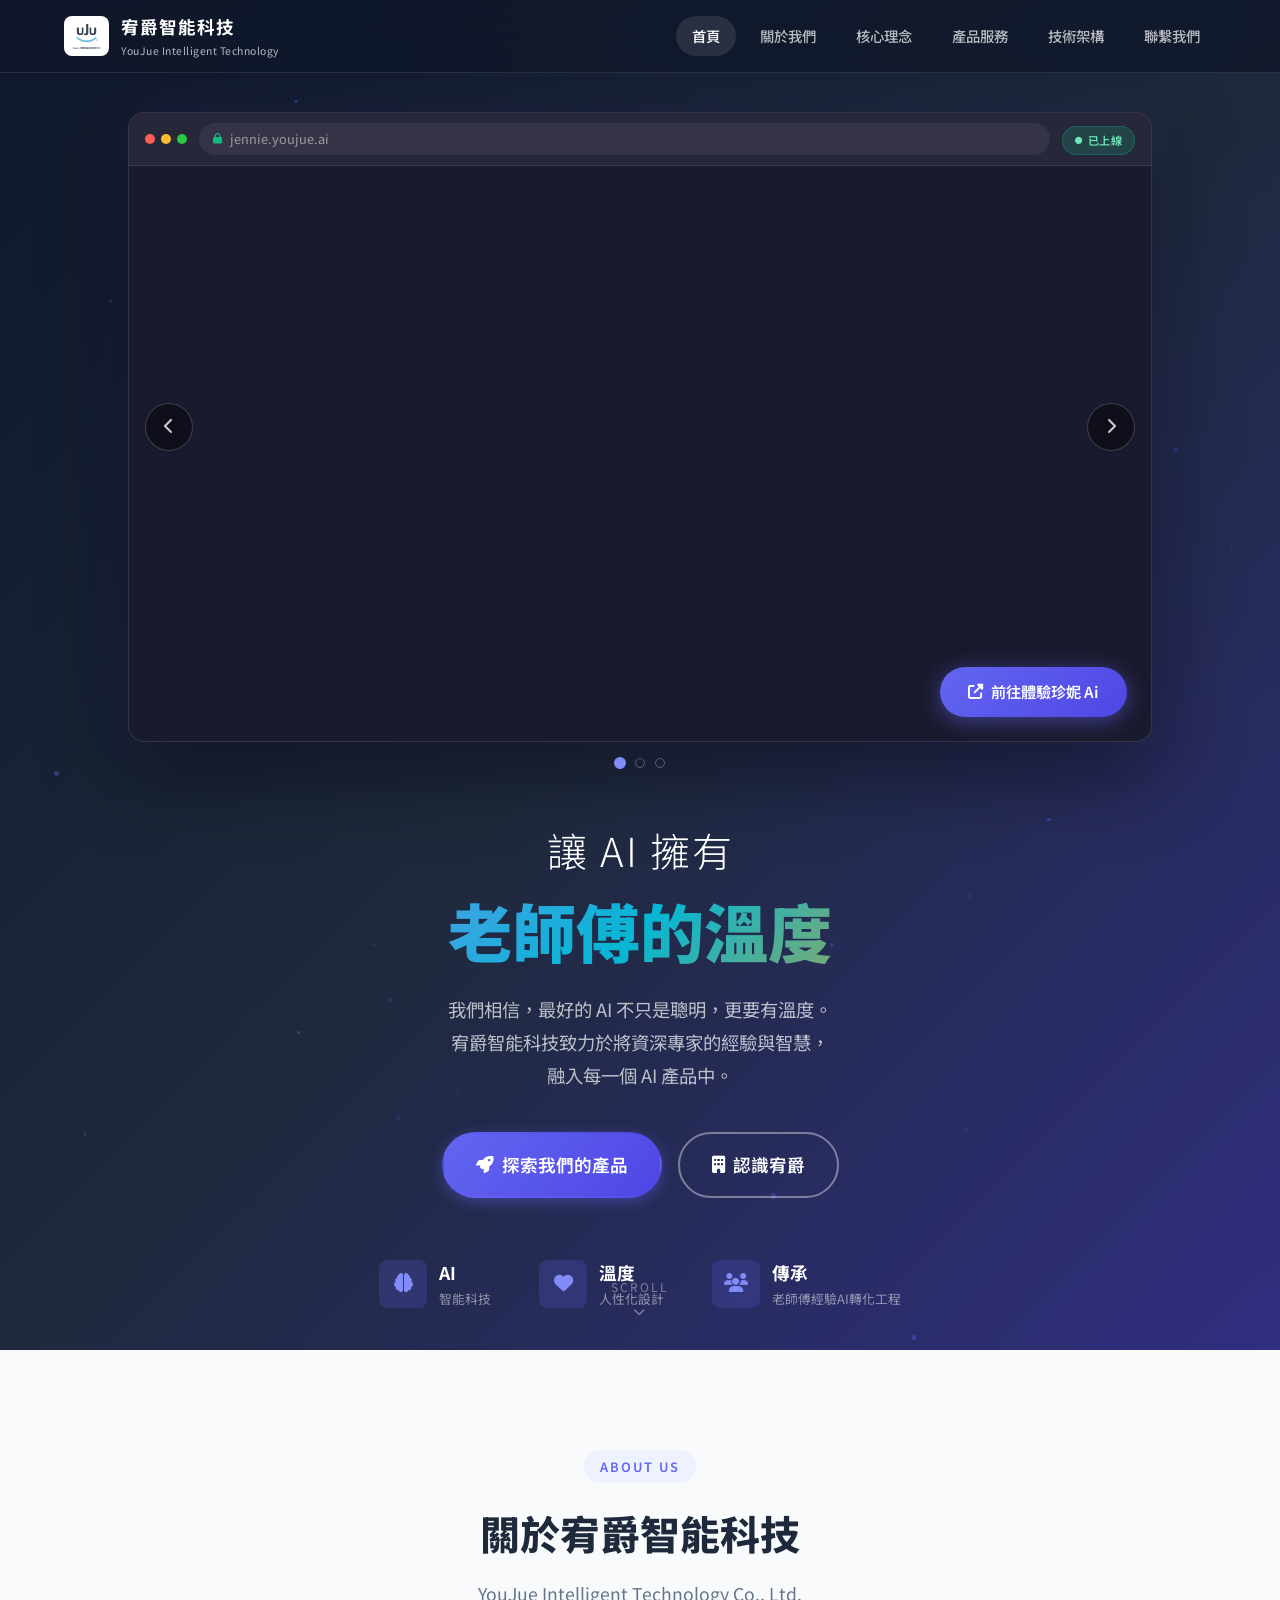
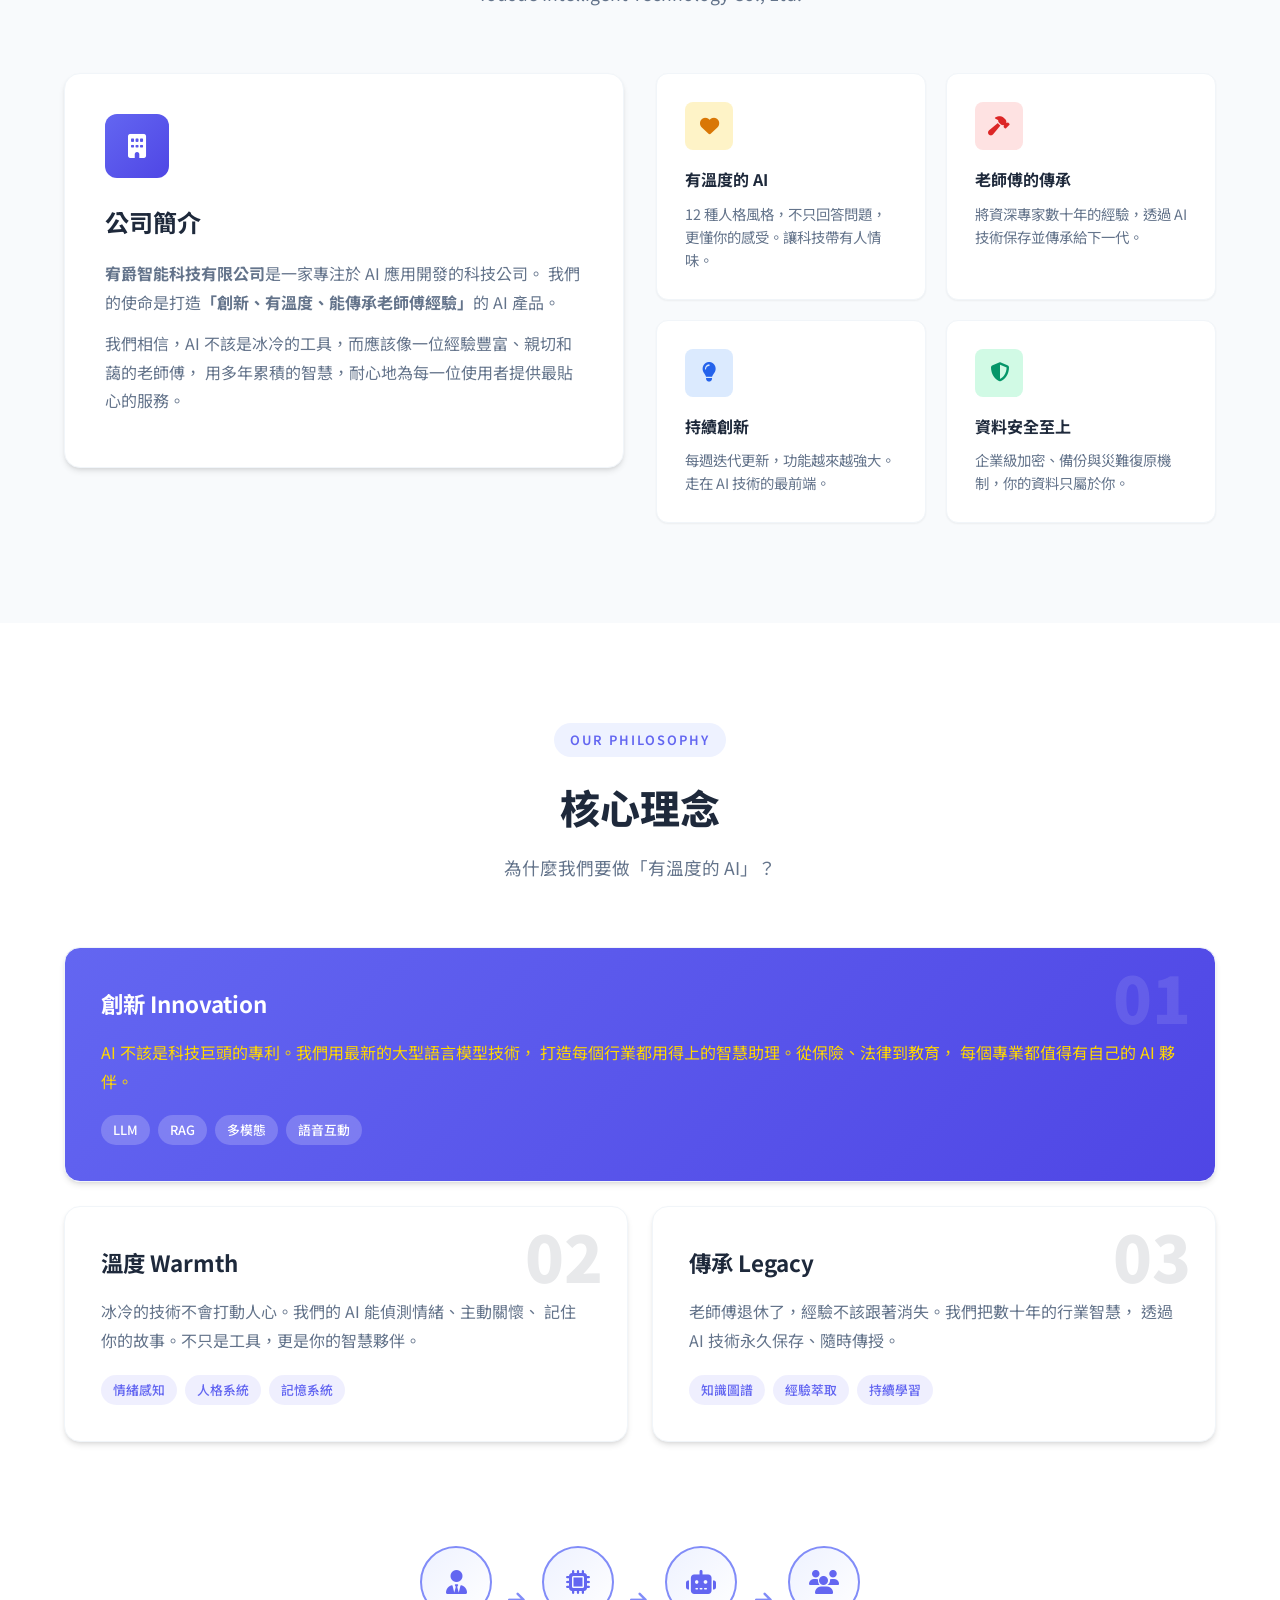
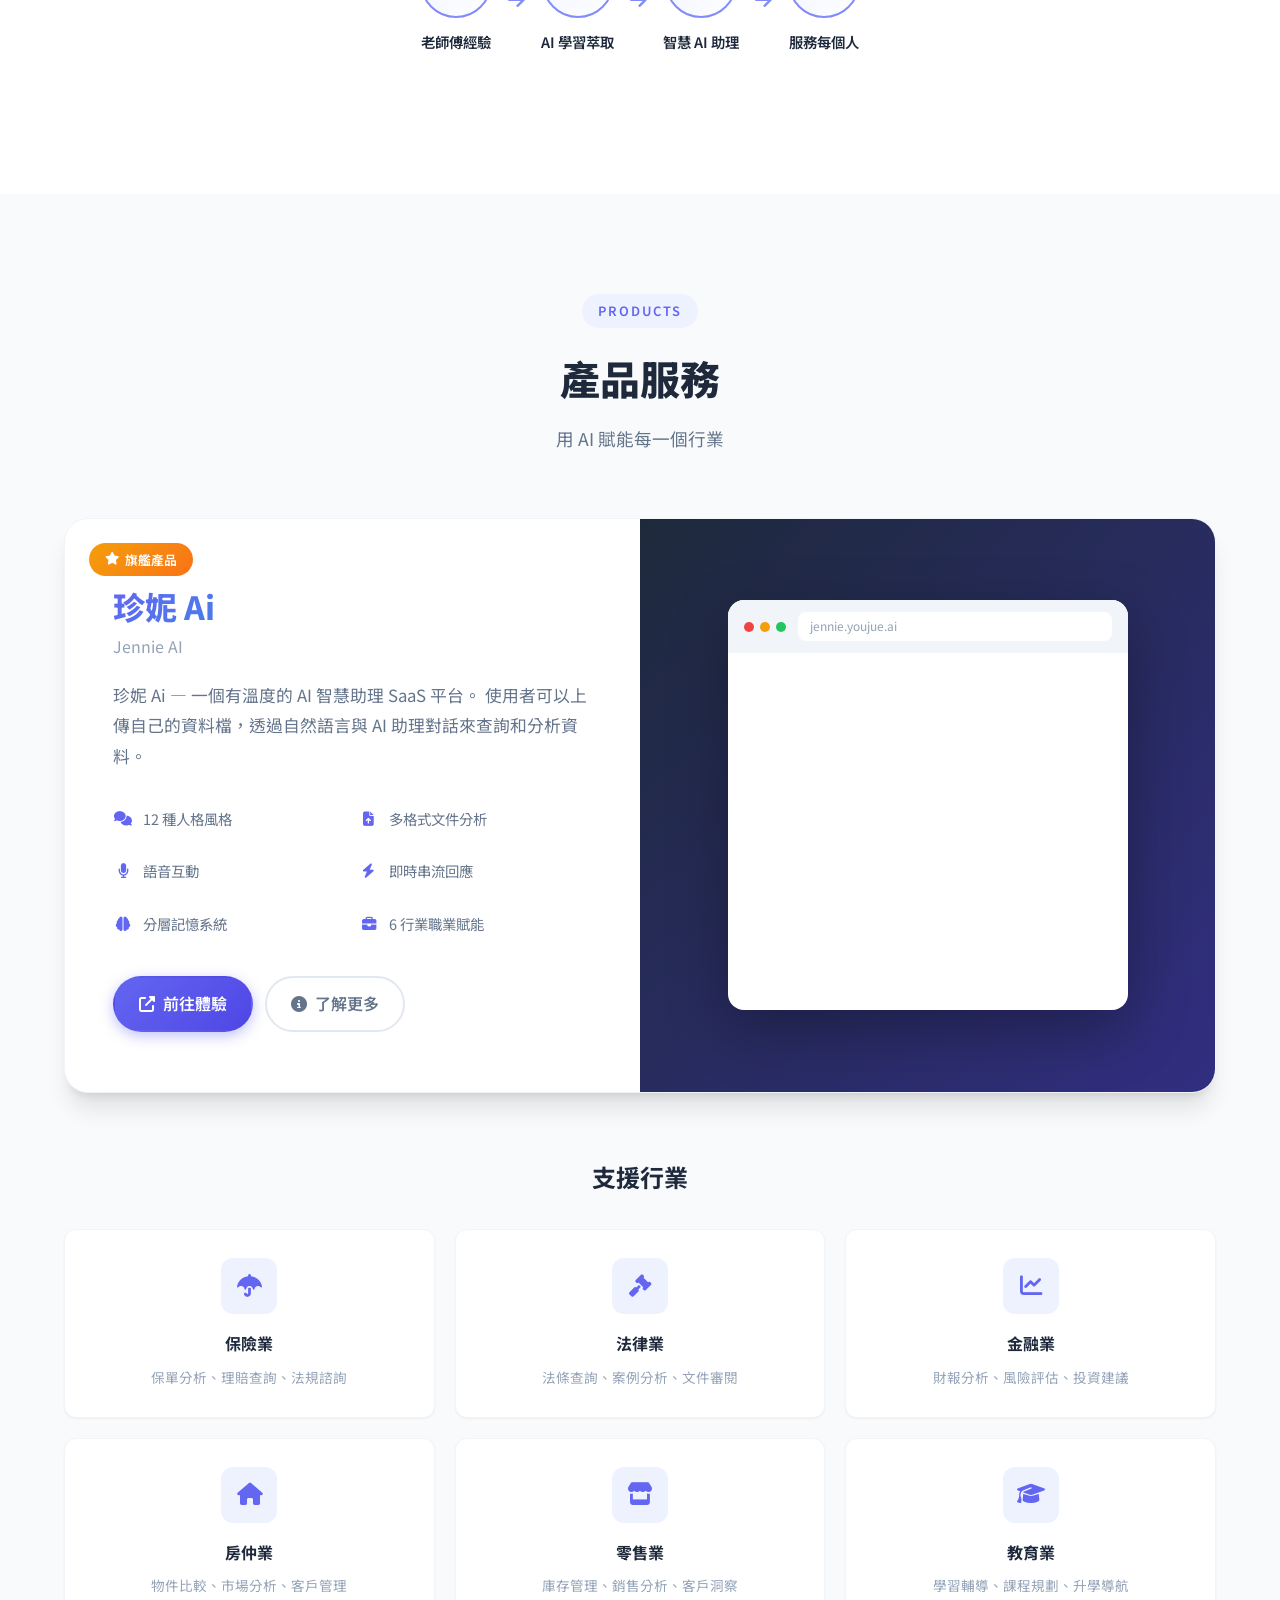
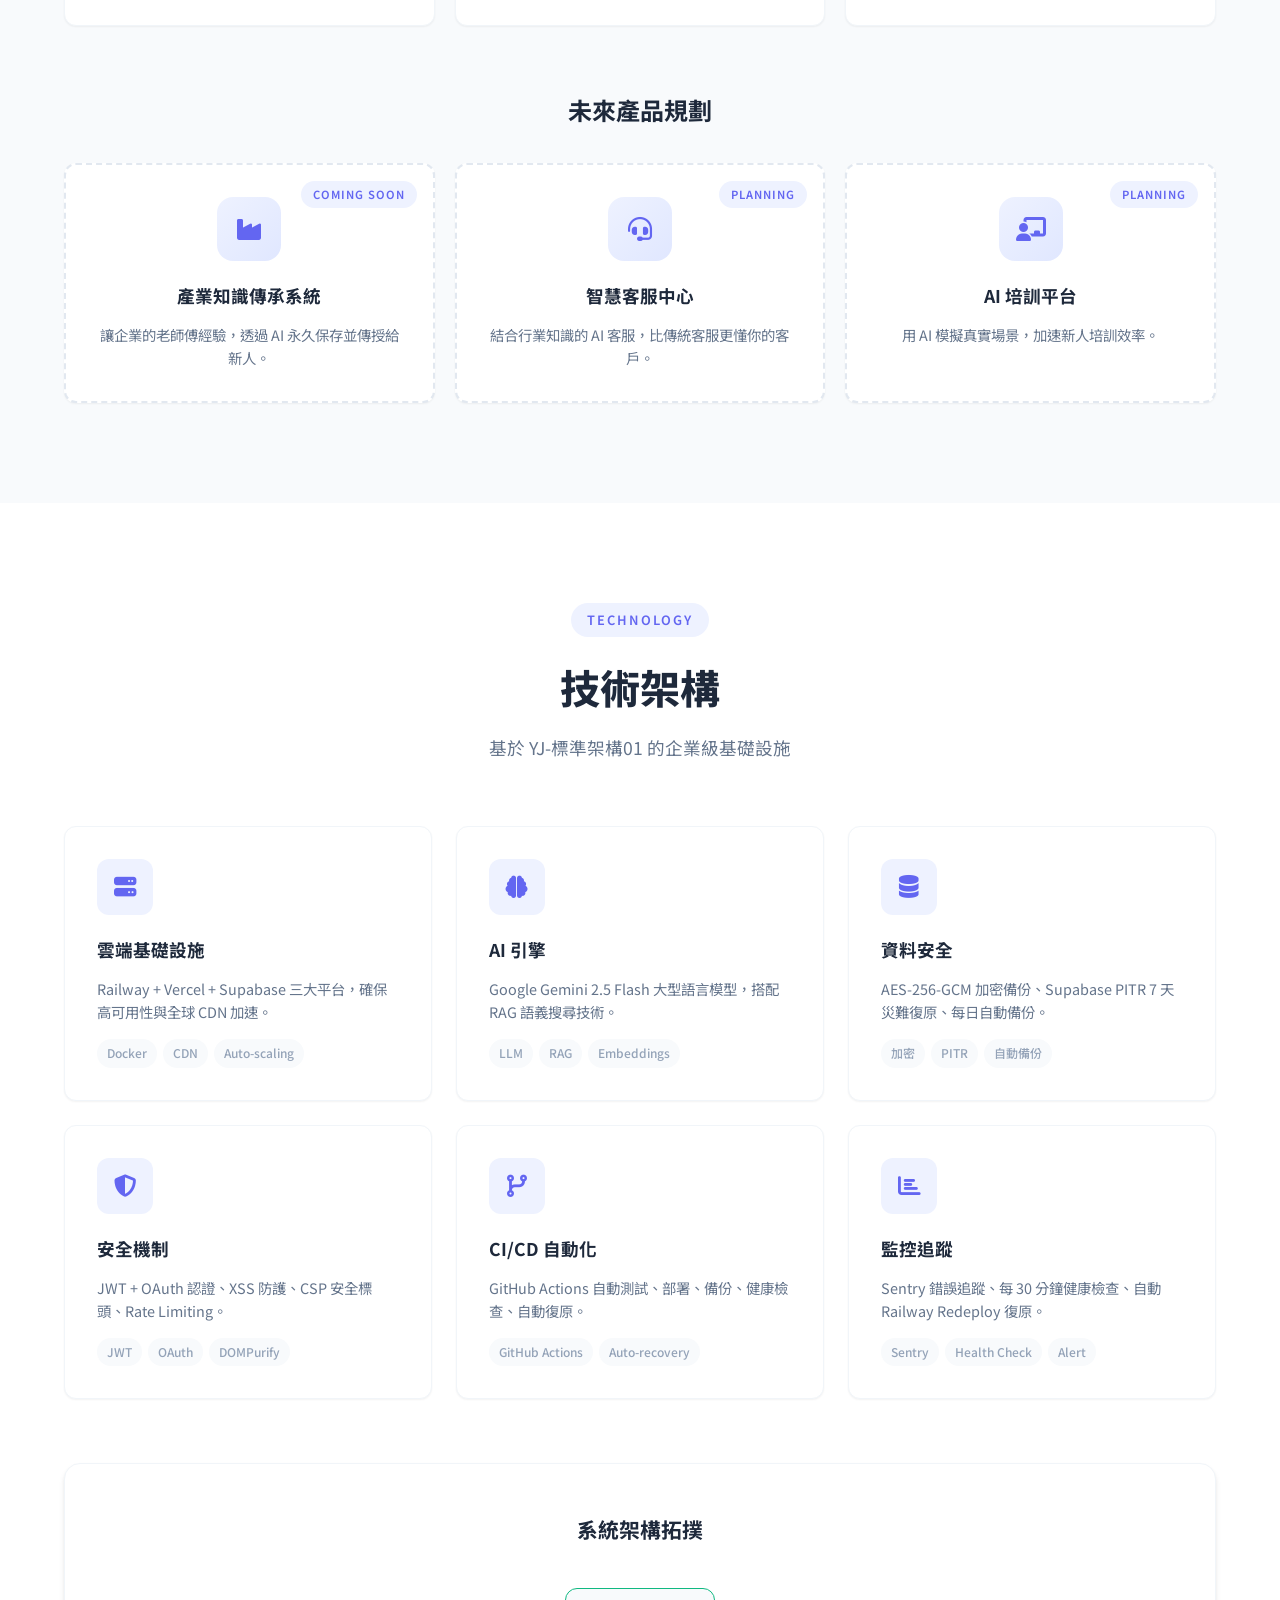
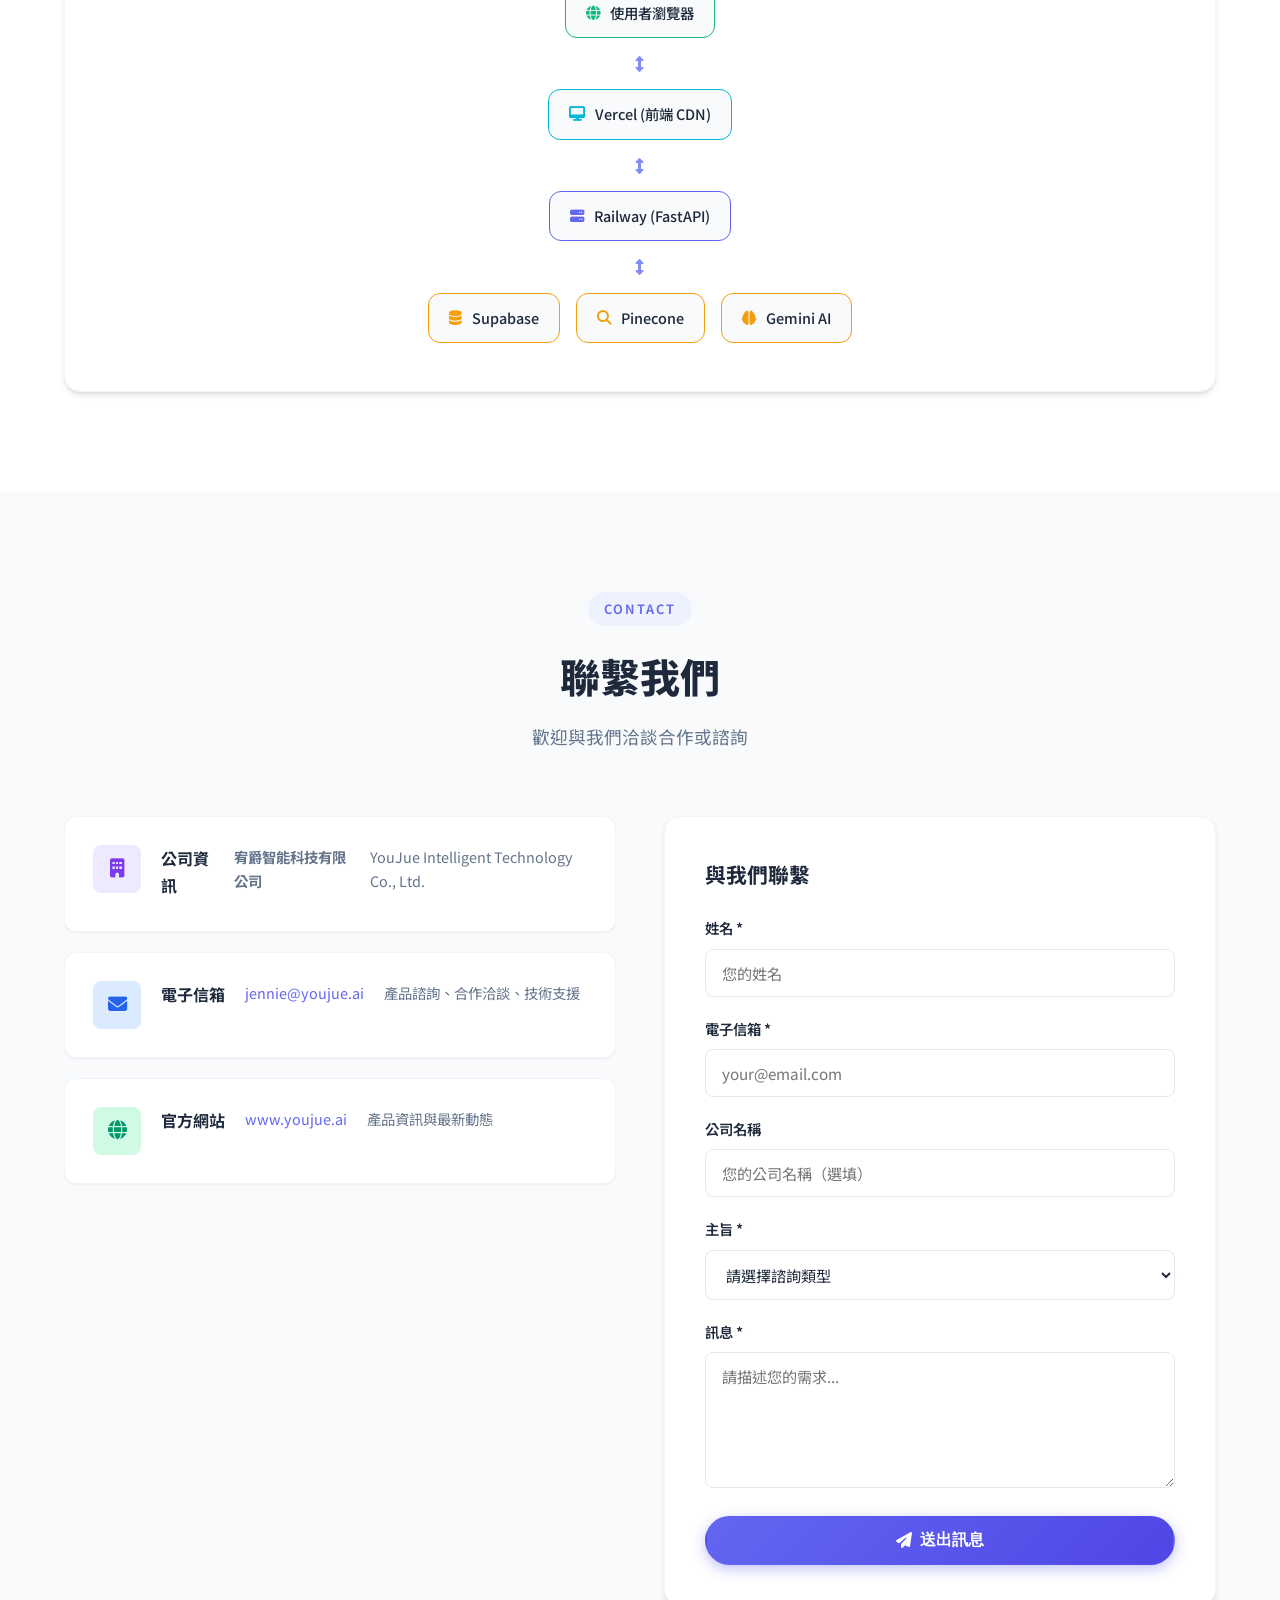
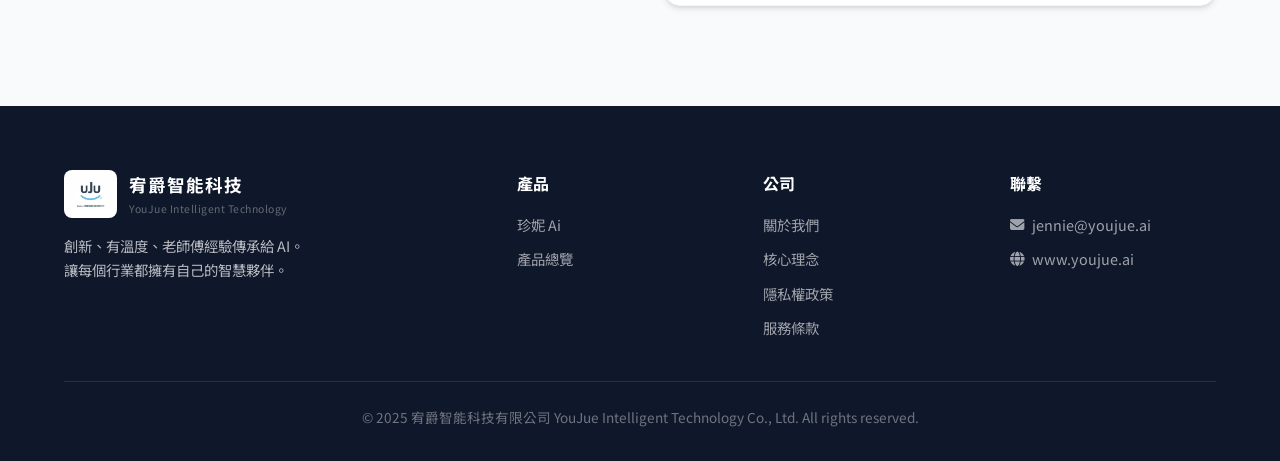
<file: frontend/index.html>
<!DOCTYPE html>
<html lang="zh-TW">
<head>
    <meta charset="UTF-8">
    <meta name="viewport" content="width=device-width, initial-scale=1.0">
    <meta name="description" content="宥爵智能科技 YouJue Intelligent Technology — 創新、有溫度、老師傅經驗傳承給AI的科技開發公司">
    <meta name="keywords" content="宥爵智能科技, YouJue, AI, 人工智慧, 珍妮AI, Jennie AI, SaaS">
    <meta name="author" content="宥爵智能科技有限公司">

    <!-- Favicon & Apple Touch Icon -->
    <link rel="icon" type="image/png" href="YJLOGO.png">
    <link rel="apple-touch-icon" href="YJLOGO.png">
    <meta name="apple-mobile-web-app-title" content="宥爵智能科技">

    <!-- Open Graph -->
    <meta property="og:title" content="宥爵智能科技 — 讓AI有溫度">
    <meta property="og:description" content="創新、有溫度、老師傅經驗傳承給AI。我們打造有人情味的AI科技。">
    <meta property="og:type" content="website">
    <meta property="og:url" content="https://www.youjue.ai">

    <title>宥爵智能科技 YouJue — 讓AI有溫度</title>

    <!-- Font Awesome 6 -->
    <link rel="stylesheet" href="https://cdnjs.cloudflare.com/ajax/libs/font-awesome/6.5.1/css/all.min.css">
    <!-- Google Fonts -->
    <link rel="preconnect" href="https://fonts.googleapis.com">
    <link rel="preconnect" href="https://fonts.gstatic.com" crossorigin>
    <link href="https://fonts.googleapis.com/css2?family=Noto+Sans+TC:wght@300;400;500;700;900&family=Inter:wght@300;400;500;600;700;800&display=swap" rel="stylesheet">

    <link rel="stylesheet" href="css/styles.css">
</head>
<body>
    <!-- Navigation -->
    <nav class="navbar" id="navbar">
        <div class="nav-container">
            <a href="#" class="nav-logo">
                <img src="YJLOGO.png" alt="宥爵智能科技 Logo" class="nav-logo-img">
                <div class="logo-text">
                    <span class="logo-main">宥爵智能科技</span>
                    <span class="logo-sub">YouJue Intelligent Technology</span>
                </div>
            </a>

            <div class="nav-links" id="navLinks">
                <a href="#hero" class="nav-link active">首頁</a>
                <a href="#about" class="nav-link">關於我們</a>
                <a href="#philosophy" class="nav-link">核心理念</a>
                <a href="#products" class="nav-link">產品服務</a>
                <a href="#technology" class="nav-link">技術架構</a>
                <a href="#contact" class="nav-link">聯繫我們</a>
            </div>

            <button class="nav-toggle" id="navToggle" aria-label="Toggle navigation">
                <span class="hamburger"></span>
            </button>
        </div>
    </nav>

    <!-- Hero Section -->
    <section class="hero" id="hero">
        <div class="hero-bg">
            <div class="hero-particles" id="heroParticles"></div>
        </div>
        <div class="hero-content">
            <!-- Product Showcase Carousel -->
            <div class="hero-carousel" id="heroCarousel">
                <div class="carousel-screen">
                    <!-- Browser Chrome Bar -->
                    <div class="browser-bar">
                        <div class="browser-dots">
                            <span class="browser-dot red"></span>
                            <span class="browser-dot yellow"></span>
                            <span class="browser-dot green"></span>
                        </div>
                        <div class="browser-url" id="browserUrl">
                            <i class="fas fa-lock"></i>
                            <span>jennie.youjue.ai</span>
                        </div>
                        <div class="browser-badge" id="browserBadge">
                            <span class="badge-live"><i class="fas fa-circle"></i> 已上線</span>
                        </div>
                    </div>
                    <!-- Slide Viewport -->
                    <div class="carousel-track" id="carouselTrack">
                        <!-- Slide 1: 珍妮 AI (iframe) -->
                        <div class="carousel-slide active" data-url="jennie.youjue.ai" data-badge="live" data-badge-text="已上線">
                            <div class="slide-iframe-wrap">
                                <iframe src="https://jennie.youjue.ai" class="slide-iframe" loading="lazy" sandbox="allow-scripts allow-same-origin" title="珍妮 Ai"></iframe>
                            </div>
                            <a href="https://jennie.youjue.ai" target="_blank" class="slide-overlay-btn">
                                <i class="fas fa-external-link-alt"></i> 前往體驗珍妮 Ai
                            </a>
                        </div>
                        <!-- Slide 2: 產業知識傳承系統 (placeholder) -->
                        <div class="carousel-slide" data-url="coming-soon" data-badge="coming" data-badge-text="Coming Soon">
                            <div class="slide-placeholder">
                                <div class="placeholder-icon"><i class="fas fa-industry"></i></div>
                                <h3 class="placeholder-title">產業知識傳承系統</h3>
                                <p class="placeholder-subtitle">老師傅經驗，AI 永久傳承</p>
                                <p class="placeholder-desc">企業知識萃取 · 經驗數位化 · 新人即戰力培訓 · 智慧問答</p>
                                <!-- 產品範例卡片 -->
                                <div class="placeholder-examples">
                                    <div class="example-card card-logistics">
                                        <i class="fas fa-truck"></i>
                                        <span class="card-industry">物流業</span>
                                        <span class="card-system">自動排車派車AI系統</span>
                                    </div>
                                    <div class="example-card card-food">
                                        <i class="fas fa-clipboard-check"></i>
                                        <span class="card-industry">食品業</span>
                                        <span class="card-system">品保稽核AI系統</span>
                                    </div>
                                    <div class="example-card card-warehouse">
                                        <i class="fas fa-boxes"></i>
                                        <span class="card-industry">倉儲業</span>
                                        <span class="card-system">貨品管理上下游整合AI系統</span>
                                    </div>
                                    <div class="example-card card-ar">
                                        <i class="fas fa-map-marked-alt"></i>
                                        <span class="card-industry">倉儲業</span>
                                        <span class="card-system">儲物空間定位AI-AR系統</span>
                                    </div>
                                </div>
                                <p class="placeholder-note">產品 80% 模組架構，20% 需客製，進行<strong>老師傅經驗AI轉化工程</strong><br>詳情請洽客服，我們會與您主動聯繫。</p>
                            </div>
                        </div>
                        <!-- Slide 3: 智慧客服中心 (placeholder) -->
                        <div class="carousel-slide" data-url="coming-soon" data-badge="planning" data-badge-text="Planning">
                            <div class="slide-placeholder">
                                <div class="placeholder-icon"><i class="fas fa-headset"></i></div>
                                <h3 class="placeholder-title">智慧客服中心</h3>
                                <p class="placeholder-subtitle">比傳統客服更懂你的客戶</p>
                                <p class="placeholder-desc">行業知識整合 · 情緒感知回應 · 多管道支援 · 即時分析</p>
                                <span class="placeholder-badge"><i class="fas fa-bell"></i> 敬請期待</span>
                            </div>
                        </div>
                    </div>
                    <!-- Carousel Controls -->
                    <button class="carousel-arrow carousel-prev" id="carouselPrev" aria-label="上一個">
                        <i class="fas fa-chevron-left"></i>
                    </button>
                    <button class="carousel-arrow carousel-next" id="carouselNext" aria-label="下一個">
                        <i class="fas fa-chevron-right"></i>
                    </button>
                </div>
                <!-- Carousel Dots -->
                <div class="carousel-dots" id="carouselDots">
                    <button class="carousel-dot active" data-index="0" aria-label="珍妮 Ai"></button>
                    <button class="carousel-dot" data-index="1" aria-label="產業知識傳承系統"></button>
                    <button class="carousel-dot" data-index="2" aria-label="智慧客服中心"></button>
                </div>
            </div>

            <!-- Hero Text (below carousel) -->
            <h1 class="hero-title">
                <span class="hero-title-line">讓 AI 擁有</span>
                <span class="hero-title-highlight">老師傅的溫度</span>
            </h1>
            <p class="hero-subtitle">
                我們相信，最好的 AI 不只是聰明，更要有溫度。<br>
                宥爵智能科技致力於將資深專家的經驗與智慧，<br>
                融入每一個 AI 產品中。
            </p>
            <div class="hero-actions">
                <a href="#products" class="btn btn-primary btn-lg">
                    <i class="fas fa-rocket"></i>
                    探索我們的產品
                </a>
                <a href="#about" class="btn btn-outline btn-lg">
                    <i class="fas fa-building"></i>
                    認識宥爵
                </a>
            </div>
            <div class="hero-stats">
                <div class="hero-stat">
                    <div class="hero-stat-icon"><i class="fas fa-brain"></i></div>
                    <div class="hero-stat-info">
                        <span class="hero-stat-number">AI</span>
                        <span class="hero-stat-label">智能科技</span>
                    </div>
                </div>
                <div class="hero-stat">
                    <div class="hero-stat-icon"><i class="fas fa-heart"></i></div>
                    <div class="hero-stat-info">
                        <span class="hero-stat-number">溫度</span>
                        <span class="hero-stat-label">人性化設計</span>
                    </div>
                </div>
                <div class="hero-stat">
                    <div class="hero-stat-icon"><i class="fas fa-users"></i></div>
                    <div class="hero-stat-info">
                        <span class="hero-stat-number">傳承</span>
                        <span class="hero-stat-label">老師傅經驗AI轉化工程</span>
                    </div>
                </div>
            </div>
        </div>
        <div class="hero-scroll">
            <a href="#about" class="scroll-indicator">
                <span>Scroll</span>
                <i class="fas fa-chevron-down"></i>
            </a>
        </div>
    </section>

    <!-- About Section -->
    <section class="section about-section" id="about">
        <div class="container">
            <div class="section-header">
                <span class="section-badge">About Us</span>
                <h2 class="section-title">關於宥爵智能科技</h2>
                <p class="section-subtitle">YouJue Intelligent Technology Co., Ltd.</p>
            </div>

            <div class="about-grid">
                <div class="about-main">
                    <div class="about-card about-card-intro">
                        <div class="about-card-icon">
                            <i class="fas fa-building"></i>
                        </div>
                        <h3>公司簡介</h3>
                        <p>
                            <strong>宥爵智能科技有限公司</strong>是一家專注於 AI 應用開發的科技公司。
                            我們的使命是打造<strong>「創新、有溫度、能傳承老師傅經驗」</strong>的 AI 產品。
                        </p>
                        <p>
                            我們相信，AI 不該是冰冷的工具，而應該像一位經驗豐富、親切和藹的老師傅，
                            用多年累積的智慧，耐心地為每一位使用者提供最貼心的服務。
                        </p>
                    </div>
                </div>

                <div class="about-values">
                    <div class="value-card">
                        <div class="value-icon icon-warm">
                            <i class="fas fa-heart"></i>
                        </div>
                        <h4>有溫度的 AI</h4>
                        <p>12 種人格風格，不只回答問題，更懂你的感受。讓科技帶有人情味。</p>
                    </div>
                    <div class="value-card">
                        <div class="value-icon icon-craft">
                            <i class="fas fa-hammer"></i>
                        </div>
                        <h4>老師傅的傳承</h4>
                        <p>將資深專家數十年的經驗，透過 AI 技術保存並傳承給下一代。</p>
                    </div>
                    <div class="value-card">
                        <div class="value-icon icon-innovation">
                            <i class="fas fa-lightbulb"></i>
                        </div>
                        <h4>持續創新</h4>
                        <p>每週迭代更新，功能越來越強大。走在 AI 技術的最前端。</p>
                    </div>
                    <div class="value-card">
                        <div class="value-icon icon-security">
                            <i class="fas fa-shield-halved"></i>
                        </div>
                        <h4>資料安全至上</h4>
                        <p>企業級加密、備份與災難復原機制，你的資料只屬於你。</p>
                    </div>
                </div>
            </div>
        </div>
    </section>

    <!-- Philosophy Section -->
    <section class="section philosophy-section" id="philosophy">
        <div class="container">
            <div class="section-header">
                <span class="section-badge">Our Philosophy</span>
                <h2 class="section-title">核心理念</h2>
                <p class="section-subtitle">為什麼我們要做「有溫度的 AI」？</p>
            </div>

            <div class="philosophy-grid">
                <div class="philosophy-card philosophy-main">
                    <div class="philosophy-number">01</div>
                    <h3>創新 Innovation</h3>
                    <p class="philosophy-main-text">
                        AI 不該是科技巨頭的專利。我們用最新的大型語言模型技術，
                        打造每個行業都用得上的智慧助理。從保險、法律到教育，
                        每個專業都值得有自己的 AI 夥伴。
                    </p>
                    <div class="philosophy-tags">
                        <span class="tag">LLM</span>
                        <span class="tag">RAG</span>
                        <span class="tag">多模態</span>
                        <span class="tag">語音互動</span>
                    </div>
                </div>

                <div class="philosophy-card">
                    <div class="philosophy-number">02</div>
                    <h3>溫度 Warmth</h3>
                    <p>
                        冰冷的技術不會打動人心。我們的 AI 能偵測情緒、主動關懷、
                        記住你的故事。不只是工具，更是你的智慧夥伴。
                    </p>
                    <div class="philosophy-tags">
                        <span class="tag">情緒感知</span>
                        <span class="tag">人格系統</span>
                        <span class="tag">記憶系統</span>
                    </div>
                </div>

                <div class="philosophy-card">
                    <div class="philosophy-number">03</div>
                    <h3>傳承 Legacy</h3>
                    <p>
                        老師傅退休了，經驗不該跟著消失。我們把數十年的行業智慧，
                        透過 AI 技術永久保存、隨時傳授。
                    </p>
                    <div class="philosophy-tags">
                        <span class="tag">知識圖譜</span>
                        <span class="tag">經驗萃取</span>
                        <span class="tag">持續學習</span>
                    </div>
                </div>
            </div>

            <!-- Visual Timeline -->
            <div class="philosophy-flow">
                <div class="flow-step">
                    <div class="flow-icon"><i class="fas fa-user-tie"></i></div>
                    <div class="flow-label">老師傅經驗</div>
                </div>
                <div class="flow-arrow"><i class="fas fa-arrow-right"></i></div>
                <div class="flow-step">
                    <div class="flow-icon"><i class="fas fa-microchip"></i></div>
                    <div class="flow-label">AI 學習萃取</div>
                </div>
                <div class="flow-arrow"><i class="fas fa-arrow-right"></i></div>
                <div class="flow-step">
                    <div class="flow-icon"><i class="fas fa-robot"></i></div>
                    <div class="flow-label">智慧 AI 助理</div>
                </div>
                <div class="flow-arrow"><i class="fas fa-arrow-right"></i></div>
                <div class="flow-step">
                    <div class="flow-icon"><i class="fas fa-users"></i></div>
                    <div class="flow-label">服務每個人</div>
                </div>
            </div>
        </div>
    </section>

    <!-- Products Section -->
    <section class="section products-section" id="products">
        <div class="container">
            <div class="section-header">
                <span class="section-badge">Products</span>
                <h2 class="section-title">產品服務</h2>
                <p class="section-subtitle">用 AI 賦能每一個行業</p>
            </div>

            <!-- Featured Product: Jennie AI -->
            <div class="product-featured">
                <div class="product-featured-badge">
                    <i class="fas fa-star"></i> 旗艦產品
                </div>
                <div class="product-featured-content">
                    <div class="product-featured-info">
                        <h3 class="product-featured-name">
                            <span class="product-logo-text">珍妮 Ai</span>
                            <span class="product-logo-sub">Jennie AI</span>
                        </h3>
                        <p class="product-featured-desc">
                            珍妮 Ai — 一個有溫度的 AI 智慧助理 SaaS 平台。
                            使用者可以上傳自己的資料檔，透過自然語言與 AI 助理對話來查詢和分析資料。
                        </p>
                        <div class="product-features">
                            <div class="product-feature">
                                <i class="fas fa-comments"></i>
                                <span>12 種人格風格</span>
                            </div>
                            <div class="product-feature">
                                <i class="fas fa-file-upload"></i>
                                <span>多格式文件分析</span>
                            </div>
                            <div class="product-feature">
                                <i class="fas fa-microphone"></i>
                                <span>語音互動</span>
                            </div>
                            <div class="product-feature">
                                <i class="fas fa-bolt"></i>
                                <span>即時串流回應</span>
                            </div>
                            <div class="product-feature">
                                <i class="fas fa-brain"></i>
                                <span>分層記憶系統</span>
                            </div>
                            <div class="product-feature">
                                <i class="fas fa-briefcase"></i>
                                <span>6 行業職業賦能</span>
                            </div>
                        </div>
                        <div class="product-featured-actions">
                            <a href="https://jennie.youjue.ai" target="_blank" class="btn btn-primary">
                                <i class="fas fa-external-link-alt"></i>
                                前往體驗
                            </a>
                            <a href="products.html" class="btn btn-outline">
                                <i class="fas fa-info-circle"></i>
                                了解更多
                            </a>
                        </div>
                    </div>
                    <div class="product-featured-visual">
                        <div class="product-mockup">
                            <div class="mockup-header">
                                <div class="mockup-dots">
                                    <span></span><span></span><span></span>
                                </div>
                                <a href="https://jennie.youjue.ai" target="_blank" class="mockup-url">jennie.youjue.ai</a>
                            </div>
                            <div class="mockup-body mockup-body-iframe">
                                <iframe src="https://jennie.youjue.ai/" title="珍妮 Ai" loading="lazy"></iframe>
                            </div>
                        </div>
                    </div>
                </div>
            </div>

            <!-- Supported Industries -->
            <div class="industries-section">
                <h3 class="industries-title">支援行業</h3>
                <div class="industries-grid">
                    <div class="industry-card">
                        <div class="industry-icon"><i class="fas fa-umbrella"></i></div>
                        <h4>保險業</h4>
                        <p>保單分析、理賠查詢、法規諮詢</p>
                    </div>
                    <div class="industry-card">
                        <div class="industry-icon"><i class="fas fa-gavel"></i></div>
                        <h4>法律業</h4>
                        <p>法條查詢、案例分析、文件審閱</p>
                    </div>
                    <div class="industry-card">
                        <div class="industry-icon"><i class="fas fa-chart-line"></i></div>
                        <h4>金融業</h4>
                        <p>財報分析、風險評估、投資建議</p>
                    </div>
                    <div class="industry-card">
                        <div class="industry-icon"><i class="fas fa-home"></i></div>
                        <h4>房仲業</h4>
                        <p>物件比較、市場分析、客戶管理</p>
                    </div>
                    <div class="industry-card">
                        <div class="industry-icon"><i class="fas fa-store"></i></div>
                        <h4>零售業</h4>
                        <p>庫存管理、銷售分析、客戶洞察</p>
                    </div>
                    <div class="industry-card">
                        <div class="industry-icon"><i class="fas fa-graduation-cap"></i></div>
                        <h4>教育業</h4>
                        <p>學習輔導、課程規劃、升學導航</p>
                    </div>
                </div>
            </div>

            <!-- Future Products -->
            <div class="future-products">
                <h3 class="industries-title">未來產品規劃</h3>
                <div class="future-grid">
                    <div class="future-card">
                        <div class="future-badge">Coming Soon</div>
                        <div class="future-icon"><i class="fas fa-industry"></i></div>
                        <h4>產業知識傳承系統</h4>
                        <p>讓企業的老師傅經驗，透過 AI 永久保存並傳授給新人。</p>
                    </div>
                    <div class="future-card">
                        <div class="future-badge">Planning</div>
                        <div class="future-icon"><i class="fas fa-headset"></i></div>
                        <h4>智慧客服中心</h4>
                        <p>結合行業知識的 AI 客服，比傳統客服更懂你的客戶。</p>
                    </div>
                    <div class="future-card">
                        <div class="future-badge">Planning</div>
                        <div class="future-icon"><i class="fas fa-chalkboard-teacher"></i></div>
                        <h4>AI 培訓平台</h4>
                        <p>用 AI 模擬真實場景，加速新人培訓效率。</p>
                    </div>
                </div>
            </div>
        </div>
    </section>

    <!-- Technology Section -->
    <section class="section tech-section" id="technology">
        <div class="container">
            <div class="section-header">
                <span class="section-badge">Technology</span>
                <h2 class="section-title">技術架構</h2>
                <p class="section-subtitle">基於 YJ-標準架構01 的企業級基礎設施</p>
            </div>

            <div class="tech-grid">
                <div class="tech-card">
                    <div class="tech-icon"><i class="fas fa-server"></i></div>
                    <h4>雲端基礎設施</h4>
                    <p>Railway + Vercel + Supabase 三大平台，確保高可用性與全球 CDN 加速。</p>
                    <div class="tech-tags">
                        <span>Docker</span>
                        <span>CDN</span>
                        <span>Auto-scaling</span>
                    </div>
                </div>
                <div class="tech-card">
                    <div class="tech-icon"><i class="fas fa-brain"></i></div>
                    <h4>AI 引擎</h4>
                    <p>Google Gemini 2.5 Flash 大型語言模型，搭配 RAG 語義搜尋技術。</p>
                    <div class="tech-tags">
                        <span>LLM</span>
                        <span>RAG</span>
                        <span>Embeddings</span>
                    </div>
                </div>
                <div class="tech-card">
                    <div class="tech-icon"><i class="fas fa-database"></i></div>
                    <h4>資料安全</h4>
                    <p>AES-256-GCM 加密備份、Supabase PITR 7 天災難復原、每日自動備份。</p>
                    <div class="tech-tags">
                        <span>加密</span>
                        <span>PITR</span>
                        <span>自動備份</span>
                    </div>
                </div>
                <div class="tech-card">
                    <div class="tech-icon"><i class="fas fa-shield-halved"></i></div>
                    <h4>安全機制</h4>
                    <p>JWT + OAuth 認證、XSS 防護、CSP 安全標頭、Rate Limiting。</p>
                    <div class="tech-tags">
                        <span>JWT</span>
                        <span>OAuth</span>
                        <span>DOMPurify</span>
                    </div>
                </div>
                <div class="tech-card">
                    <div class="tech-icon"><i class="fas fa-code-branch"></i></div>
                    <h4>CI/CD 自動化</h4>
                    <p>GitHub Actions 自動測試、部署、備份、健康檢查、自動復原。</p>
                    <div class="tech-tags">
                        <span>GitHub Actions</span>
                        <span>Auto-recovery</span>
                    </div>
                </div>
                <div class="tech-card">
                    <div class="tech-icon"><i class="fas fa-chart-bar"></i></div>
                    <h4>監控追蹤</h4>
                    <p>Sentry 錯誤追蹤、每 30 分鐘健康檢查、自動 Railway Redeploy 復原。</p>
                    <div class="tech-tags">
                        <span>Sentry</span>
                        <span>Health Check</span>
                        <span>Alert</span>
                    </div>
                </div>
            </div>

            <!-- Architecture Diagram -->
            <div class="arch-diagram">
                <h3>系統架構拓撲</h3>
                <div class="arch-visual">
                    <div class="arch-layer arch-layer-user">
                        <div class="arch-node">
                            <i class="fas fa-globe"></i>
                            <span>使用者瀏覽器</span>
                        </div>
                    </div>
                    <div class="arch-connector"><i class="fas fa-arrows-alt-v"></i></div>
                    <div class="arch-layer arch-layer-frontend">
                        <div class="arch-node">
                            <i class="fas fa-desktop"></i>
                            <span>Vercel (前端 CDN)</span>
                        </div>
                    </div>
                    <div class="arch-connector"><i class="fas fa-arrows-alt-v"></i></div>
                    <div class="arch-layer arch-layer-backend">
                        <div class="arch-node">
                            <i class="fas fa-server"></i>
                            <span>Railway (FastAPI)</span>
                        </div>
                    </div>
                    <div class="arch-connector"><i class="fas fa-arrows-alt-v"></i></div>
                    <div class="arch-layer arch-layer-services">
                        <div class="arch-node">
                            <i class="fas fa-database"></i>
                            <span>Supabase</span>
                        </div>
                        <div class="arch-node">
                            <i class="fas fa-search"></i>
                            <span>Pinecone</span>
                        </div>
                        <div class="arch-node">
                            <i class="fas fa-brain"></i>
                            <span>Gemini AI</span>
                        </div>
                    </div>
                </div>
            </div>
        </div>
    </section>

    <!-- Contact Section -->
    <section class="section contact-section" id="contact">
        <div class="container">
            <div class="section-header">
                <span class="section-badge">Contact</span>
                <h2 class="section-title">聯繫我們</h2>
                <p class="section-subtitle">歡迎與我們洽談合作或諮詢</p>
            </div>

            <div class="contact-grid">
                <div class="contact-info">
                    <div class="contact-card">
                        <div class="contact-card-icon icon-purple">
                            <i class="fas fa-building"></i>
                        </div>
                        <h4>公司資訊</h4>
                        <p><strong>宥爵智能科技有限公司</strong></p>
                        <p>YouJue Intelligent Technology Co., Ltd.</p>
                    </div>
                    <div class="contact-card">
                        <div class="contact-card-icon icon-blue">
                            <i class="fas fa-envelope"></i>
                        </div>
                        <h4>電子信箱</h4>
                        <p><a href="mailto:jennie@youjue.ai">jennie@youjue.ai</a></p>
                        <p class="text-muted">產品諮詢、合作洽談、技術支援</p>
                    </div>
                    <div class="contact-card">
                        <div class="contact-card-icon icon-emerald">
                            <i class="fas fa-globe"></i>
                        </div>
                        <h4>官方網站</h4>
                        <p><a href="https://www.youjue.ai" target="_blank">www.youjue.ai</a></p>
                        <p class="text-muted">產品資訊與最新動態</p>
                    </div>
                </div>

                <div class="contact-form-wrapper">
                    <form class="contact-form" id="contactForm">
                        <h3>與我們聯繫</h3>
                        <div class="form-group">
                            <label for="contactName">姓名 *</label>
                            <input type="text" id="contactName" name="name" required placeholder="您的姓名">
                        </div>
                        <div class="form-group">
                            <label for="contactEmail">電子信箱 *</label>
                            <input type="email" id="contactEmail" name="email" required placeholder="your@email.com">
                        </div>
                        <div class="form-group">
                            <label for="contactCompany">公司名稱</label>
                            <input type="text" id="contactCompany" name="company" placeholder="您的公司名稱（選填）">
                        </div>
                        <div class="form-group">
                            <label for="contactSubject">主旨 *</label>
                            <select id="contactSubject" name="subject" required>
                                <option value="">請選擇諮詢類型</option>
                                <option value="product">產品諮詢</option>
                                <option value="enterprise">企業合作</option>
                                <option value="technical">技術支援</option>
                                <option value="media">媒體採訪</option>
                                <option value="other">其他</option>
                            </select>
                        </div>
                        <div class="form-group">
                            <label for="contactMessage">訊息 *</label>
                            <textarea id="contactMessage" name="message" required placeholder="請描述您的需求..." rows="5"></textarea>
                        </div>
                        <button type="submit" class="btn btn-primary btn-block" id="contactSubmitBtn">
                            <i class="fas fa-paper-plane"></i>
                            送出訊息
                        </button>
                    </form>
                </div>
            </div>
        </div>
    </section>

    <!-- Footer -->
    <footer class="footer">
        <div class="container">
            <div class="footer-grid">
                <div class="footer-brand">
                    <div class="footer-logo">
                        <img src="YJLOGO.png" alt="宥爵智能科技 Logo" class="footer-logo-img">
                        <div class="logo-text">
                            <span class="logo-main">宥爵智能科技</span>
                            <span class="logo-sub">YouJue Intelligent Technology</span>
                        </div>
                    </div>
                    <p class="footer-desc">
                        創新、有溫度、老師傅經驗傳承給 AI。<br>
                        讓每個行業都擁有自己的智慧夥伴。
                    </p>
                </div>
                <div class="footer-links">
                    <h4>產品</h4>
                    <ul>
                        <li><a href="https://jennie.youjue.ai" target="_blank">珍妮 Ai</a></li>
                        <li><a href="products.html">產品總覽</a></li>
                    </ul>
                </div>
                <div class="footer-links">
                    <h4>公司</h4>
                    <ul>
                        <li><a href="#about">關於我們</a></li>
                        <li><a href="#philosophy">核心理念</a></li>
                        <li><a href="privacy.html">隱私權政策</a></li>
                        <li><a href="terms.html">服務條款</a></li>
                    </ul>
                </div>
                <div class="footer-links">
                    <h4>聯繫</h4>
                    <ul>
                        <li><a href="mailto:jennie@youjue.ai"><i class="fas fa-envelope"></i> jennie@youjue.ai</a></li>
                        <li><a href="https://www.youjue.ai" target="_blank"><i class="fas fa-globe"></i> www.youjue.ai</a></li>
                    </ul>
                </div>
            </div>
            <div class="footer-bottom">
                <p>&copy; 2025 宥爵智能科技有限公司 YouJue Intelligent Technology Co., Ltd. All rights reserved.</p>
            </div>
        </div>
    </footer>

    <!-- Back to Top -->
    <button class="back-to-top" id="backToTop" aria-label="Back to top">
        <i class="fas fa-chevron-up"></i>
    </button>

    <script src="js/app.js"></script>
</body>
</html>
</file>
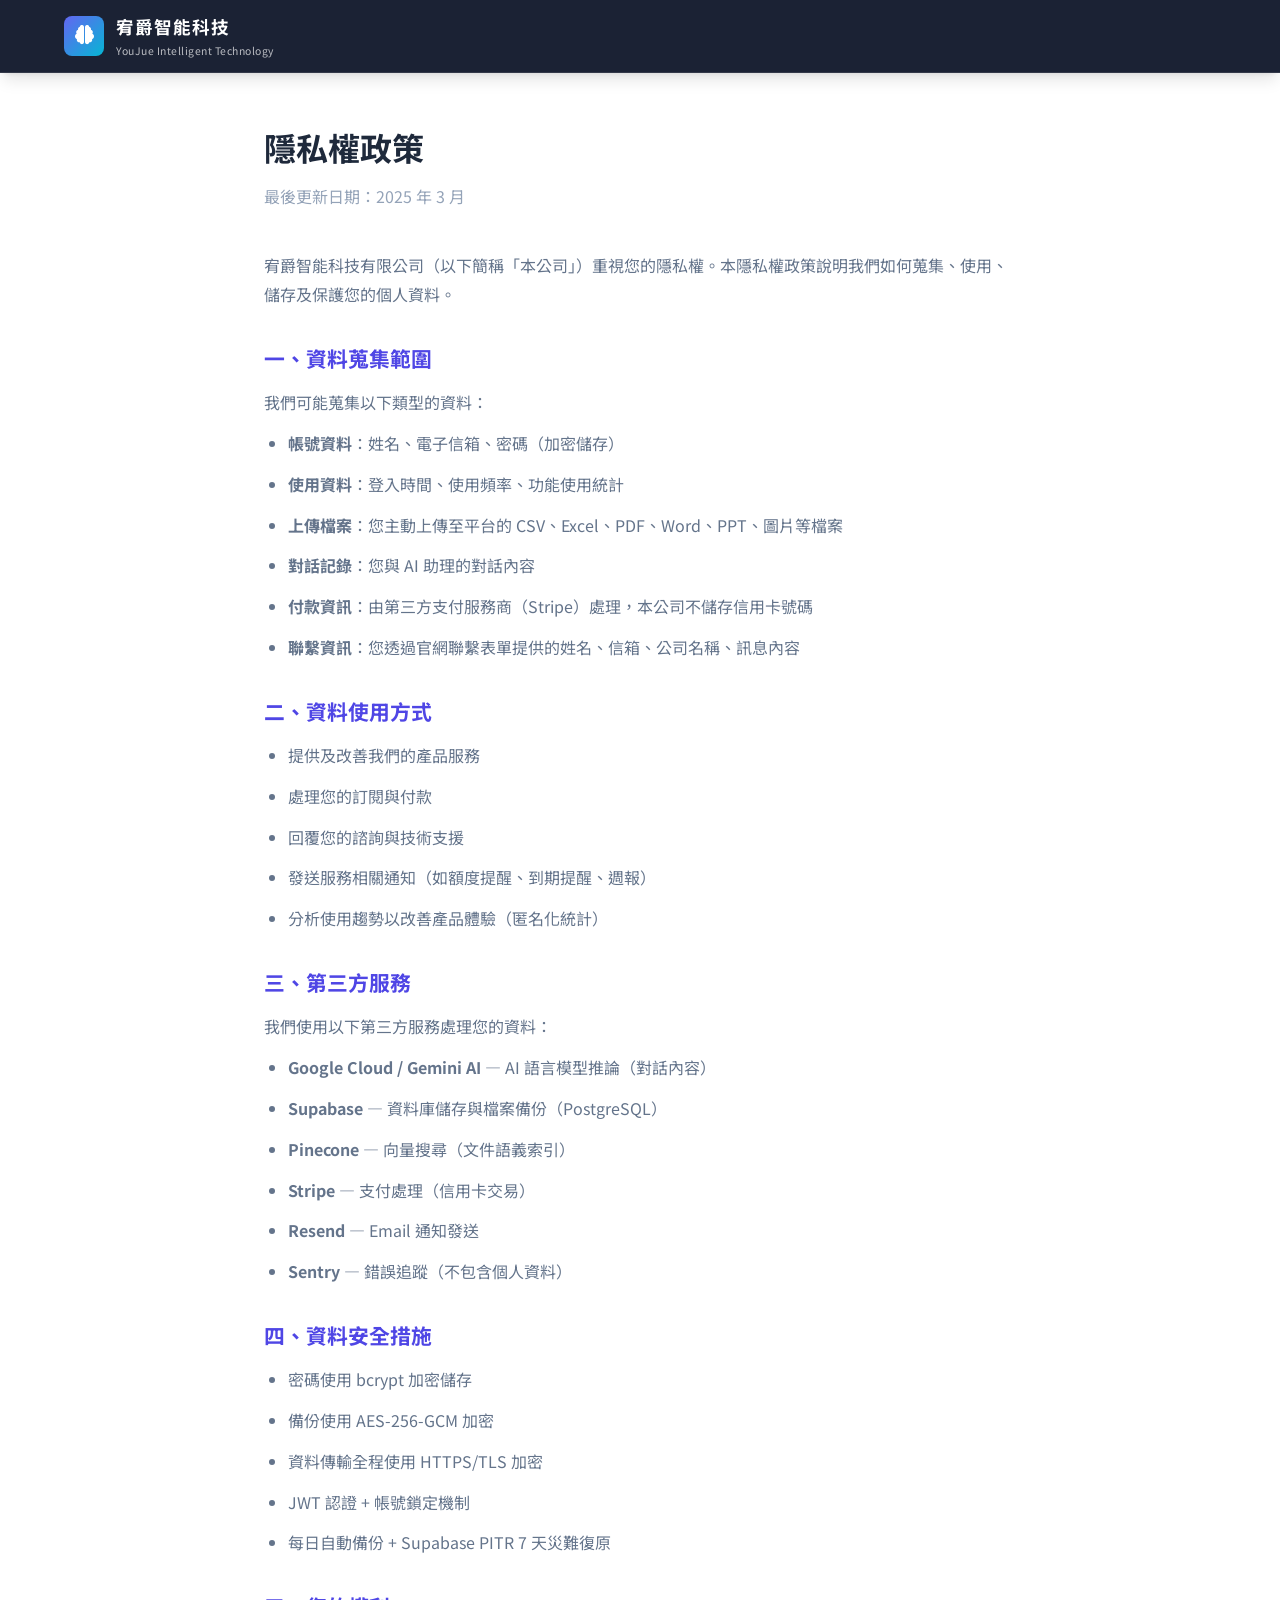
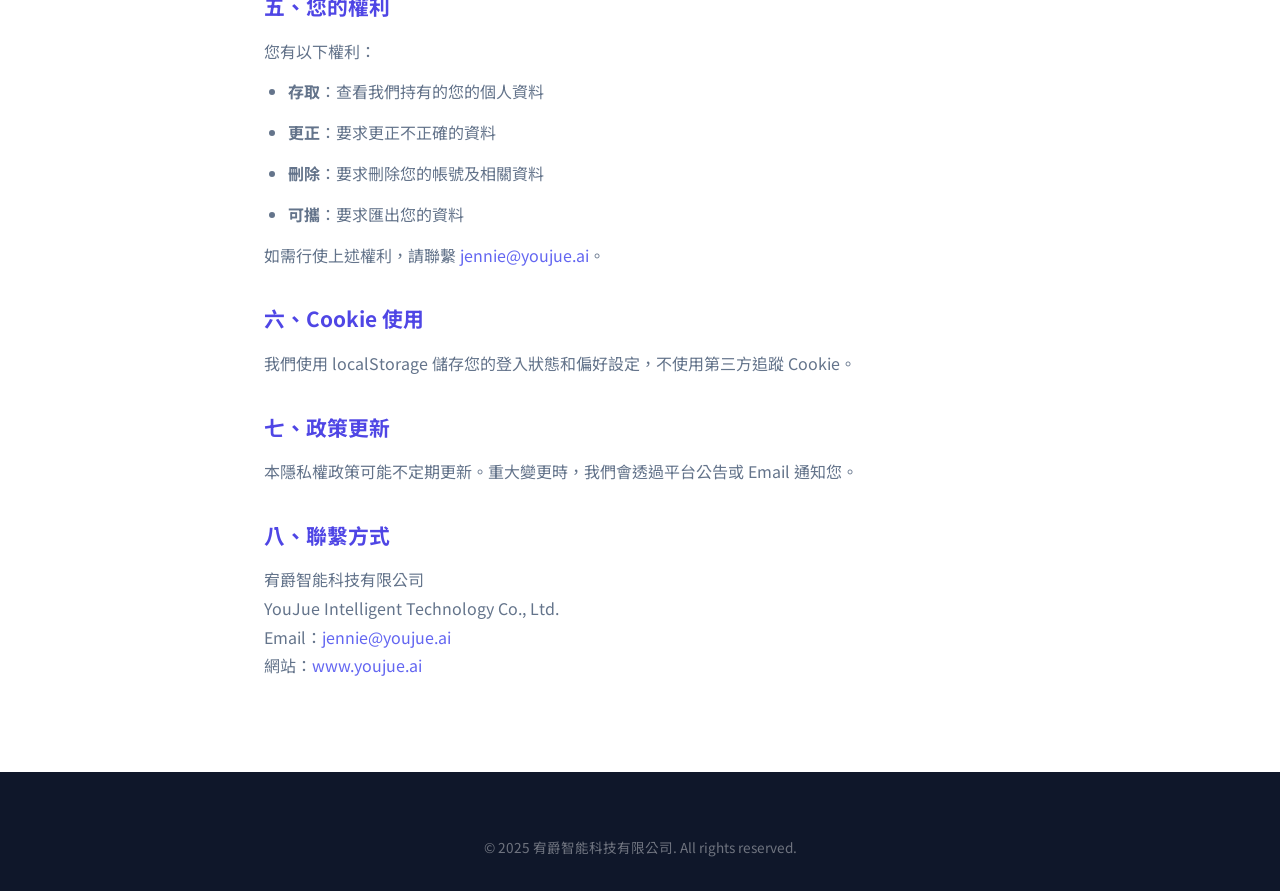
<file: frontend/privacy.html>
<!DOCTYPE html>
<html lang="zh-TW">
<head>
    <meta charset="UTF-8">
    <meta name="viewport" content="width=device-width, initial-scale=1.0">
    <link rel="icon" type="image/png" href="YJLOGO.png">
    <link rel="apple-touch-icon" href="YJLOGO.png">
    <meta name="apple-mobile-web-app-title" content="宥爵智能科技">
    <title>隱私權政策 — 宥爵智能科技</title>
    <link rel="stylesheet" href="https://cdnjs.cloudflare.com/ajax/libs/font-awesome/6.5.1/css/all.min.css">
    <link rel="preconnect" href="https://fonts.googleapis.com">
    <link rel="preconnect" href="https://fonts.gstatic.com" crossorigin>
    <link href="https://fonts.googleapis.com/css2?family=Noto+Sans+TC:wght@300;400;500;700;900&family=Inter:wght@300;400;500;600;700;800&display=swap" rel="stylesheet">
    <link rel="stylesheet" href="css/styles.css">
    <style>
        .legal-content { max-width: 800px; margin: 0 auto; padding: 120px 24px 80px; }
        .legal-content h1 { font-size: 2rem; margin-bottom: 8px; }
        .legal-content .legal-date { color: var(--text-muted); margin-bottom: 40px; }
        .legal-content h2 { font-size: 1.3rem; margin: 32px 0 12px; color: var(--primary-dark); }
        .legal-content p, .legal-content li { color: var(--text-secondary); line-height: 1.8; margin-bottom: 12px; }
        .legal-content ul { padding-left: 24px; }
        .legal-content a { color: var(--primary); }
    </style>
</head>
<body>
    <nav class="navbar scrolled" id="navbar">
        <div class="nav-container">
            <a href="index.html" class="nav-logo">
                <div class="logo-icon"><i class="fas fa-brain"></i></div>
                <div class="logo-text">
                    <span class="logo-main">宥爵智能科技</span>
                    <span class="logo-sub">YouJue Intelligent Technology</span>
                </div>
            </a>
        </div>
    </nav>

    <div class="legal-content">
        <h1>隱私權政策</h1>
        <p class="legal-date">最後更新日期：2025 年 3 月</p>

        <p>宥爵智能科技有限公司（以下簡稱「本公司」）重視您的隱私權。本隱私權政策說明我們如何蒐集、使用、儲存及保護您的個人資料。</p>

        <h2>一、資料蒐集範圍</h2>
        <p>我們可能蒐集以下類型的資料：</p>
        <ul>
            <li><strong>帳號資料</strong>：姓名、電子信箱、密碼（加密儲存）</li>
            <li><strong>使用資料</strong>：登入時間、使用頻率、功能使用統計</li>
            <li><strong>上傳檔案</strong>：您主動上傳至平台的 CSV、Excel、PDF、Word、PPT、圖片等檔案</li>
            <li><strong>對話記錄</strong>：您與 AI 助理的對話內容</li>
            <li><strong>付款資訊</strong>：由第三方支付服務商（Stripe）處理，本公司不儲存信用卡號碼</li>
            <li><strong>聯繫資訊</strong>：您透過官網聯繫表單提供的姓名、信箱、公司名稱、訊息內容</li>
        </ul>

        <h2>二、資料使用方式</h2>
        <ul>
            <li>提供及改善我們的產品服務</li>
            <li>處理您的訂閱與付款</li>
            <li>回覆您的諮詢與技術支援</li>
            <li>發送服務相關通知（如額度提醒、到期提醒、週報）</li>
            <li>分析使用趨勢以改善產品體驗（匿名化統計）</li>
        </ul>

        <h2>三、第三方服務</h2>
        <p>我們使用以下第三方服務處理您的資料：</p>
        <ul>
            <li><strong>Google Cloud / Gemini AI</strong> — AI 語言模型推論（對話內容）</li>
            <li><strong>Supabase</strong> — 資料庫儲存與檔案備份（PostgreSQL）</li>
            <li><strong>Pinecone</strong> — 向量搜尋（文件語義索引）</li>
            <li><strong>Stripe</strong> — 支付處理（信用卡交易）</li>
            <li><strong>Resend</strong> — Email 通知發送</li>
            <li><strong>Sentry</strong> — 錯誤追蹤（不包含個人資料）</li>
        </ul>

        <h2>四、資料安全措施</h2>
        <ul>
            <li>密碼使用 bcrypt 加密儲存</li>
            <li>備份使用 AES-256-GCM 加密</li>
            <li>資料傳輸全程使用 HTTPS/TLS 加密</li>
            <li>JWT 認證 + 帳號鎖定機制</li>
            <li>每日自動備份 + Supabase PITR 7 天災難復原</li>
        </ul>

        <h2>五、您的權利</h2>
        <p>您有以下權利：</p>
        <ul>
            <li><strong>存取</strong>：查看我們持有的您的個人資料</li>
            <li><strong>更正</strong>：要求更正不正確的資料</li>
            <li><strong>刪除</strong>：要求刪除您的帳號及相關資料</li>
            <li><strong>可攜</strong>：要求匯出您的資料</li>
        </ul>
        <p>如需行使上述權利，請聯繫 <a href="mailto:jennie@youjue.ai">jennie@youjue.ai</a>。</p>

        <h2>六、Cookie 使用</h2>
        <p>我們使用 localStorage 儲存您的登入狀態和偏好設定，不使用第三方追蹤 Cookie。</p>

        <h2>七、政策更新</h2>
        <p>本隱私權政策可能不定期更新。重大變更時，我們會透過平台公告或 Email 通知您。</p>

        <h2>八、聯繫方式</h2>
        <p>
            宥爵智能科技有限公司<br>
            YouJue Intelligent Technology Co., Ltd.<br>
            Email：<a href="mailto:jennie@youjue.ai">jennie@youjue.ai</a><br>
            網站：<a href="https://www.youjue.ai">www.youjue.ai</a>
        </p>
    </div>

    <footer class="footer">
        <div class="container">
            <div class="footer-bottom" style="border-top:none;padding-top:0;">
                <p>&copy; 2025 宥爵智能科技有限公司. All rights reserved.</p>
            </div>
        </div>
    </footer>
</body>
</html>
</file>
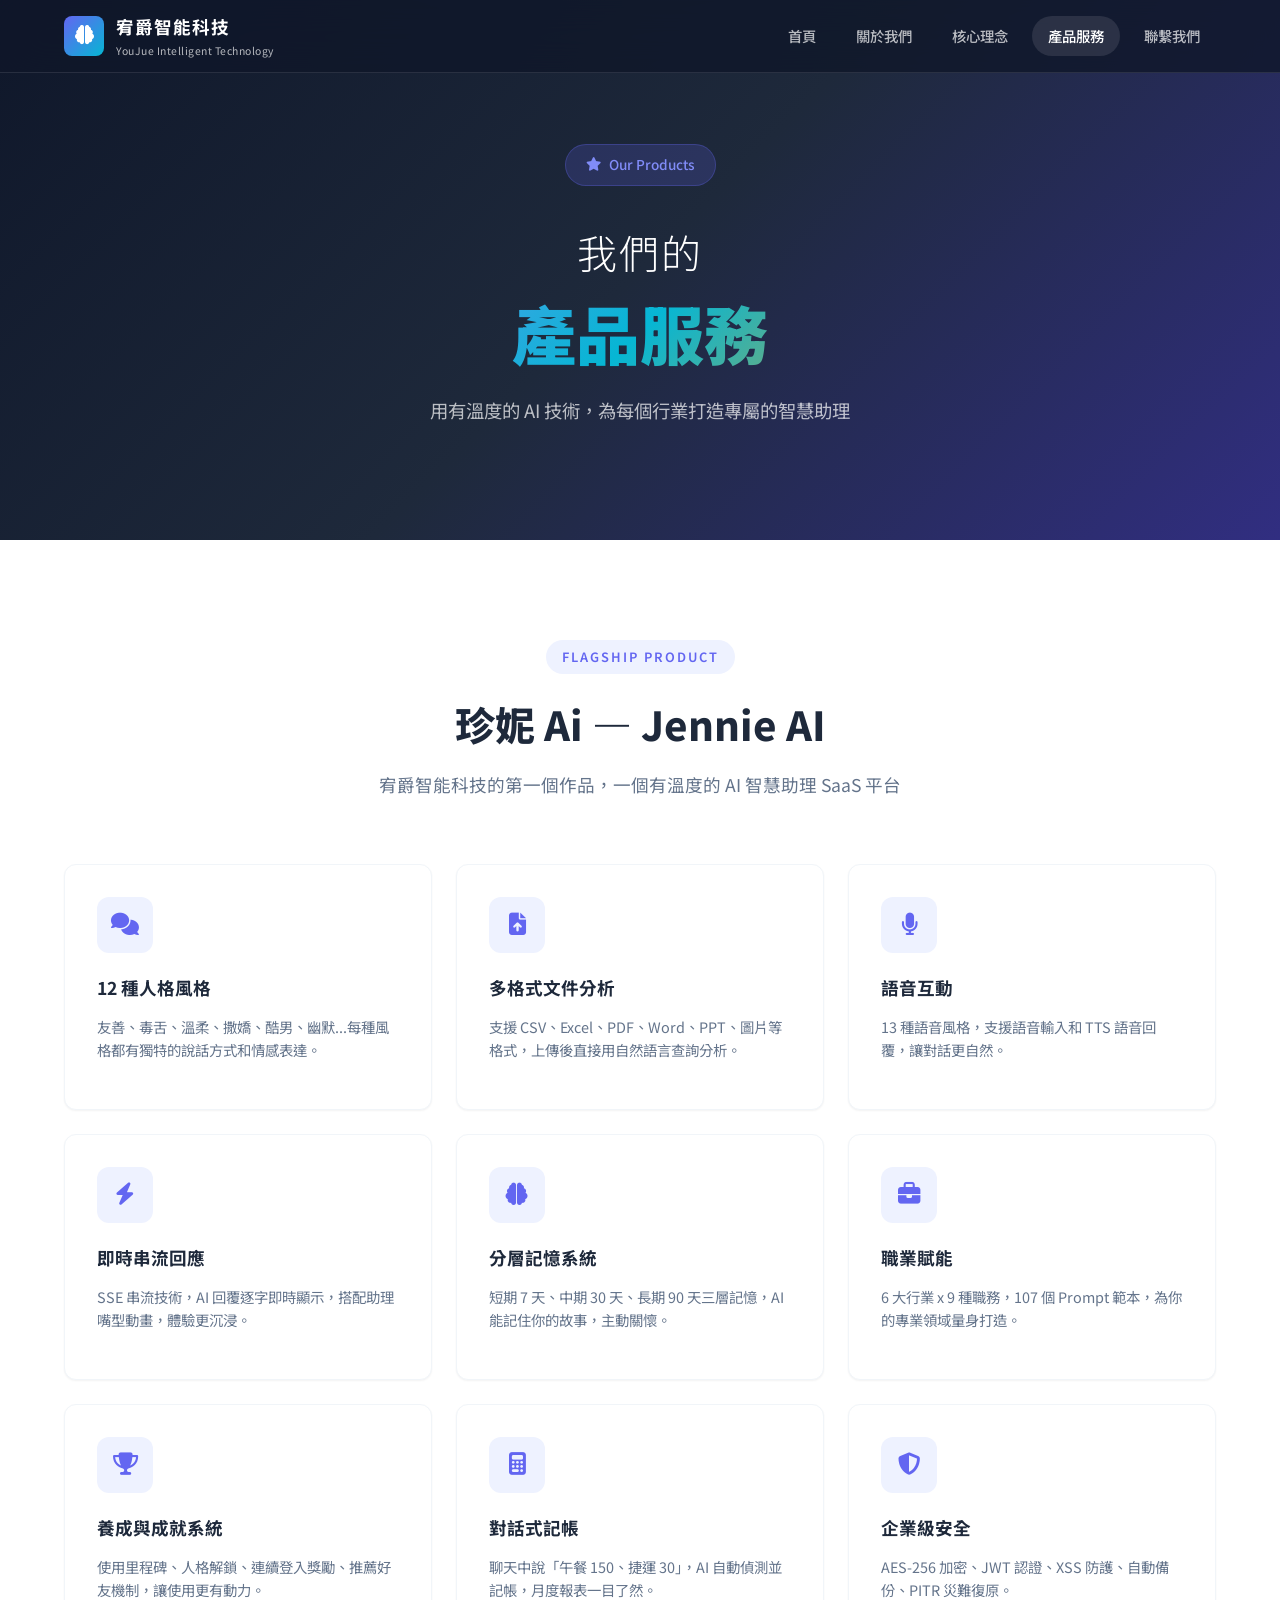
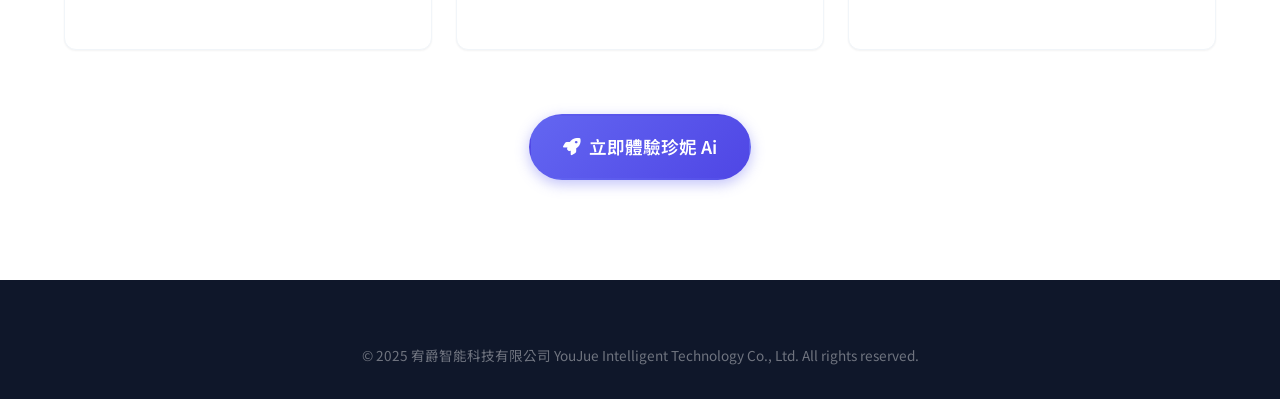
<file: frontend/products.html>
<!DOCTYPE html>
<html lang="zh-TW">
<head>
    <meta charset="UTF-8">
    <meta name="viewport" content="width=device-width, initial-scale=1.0">
    <meta name="description" content="宥爵智能科技產品服務 — 珍妮 AI 智慧助理 SaaS 平台">
    <link rel="icon" type="image/png" href="YJLOGO.png">
    <link rel="apple-touch-icon" href="YJLOGO.png">
    <meta name="apple-mobile-web-app-title" content="宥爵智能科技">
    <title>產品服務 — 宥爵智能科技</title>
    <link rel="stylesheet" href="https://cdnjs.cloudflare.com/ajax/libs/font-awesome/6.5.1/css/all.min.css">
    <link rel="preconnect" href="https://fonts.googleapis.com">
    <link rel="preconnect" href="https://fonts.gstatic.com" crossorigin>
    <link href="https://fonts.googleapis.com/css2?family=Noto+Sans+TC:wght@300;400;500;700;900&family=Inter:wght@300;400;500;600;700;800&display=swap" rel="stylesheet">
    <link rel="stylesheet" href="css/styles.css">
</head>
<body>
    <!-- Navigation -->
    <nav class="navbar scrolled" id="navbar">
        <div class="nav-container">
            <a href="index.html" class="nav-logo">
                <div class="logo-icon"><i class="fas fa-brain"></i></div>
                <div class="logo-text">
                    <span class="logo-main">宥爵智能科技</span>
                    <span class="logo-sub">YouJue Intelligent Technology</span>
                </div>
            </a>
            <div class="nav-links" id="navLinks">
                <a href="index.html" class="nav-link">首頁</a>
                <a href="index.html#about" class="nav-link">關於我們</a>
                <a href="index.html#philosophy" class="nav-link">核心理念</a>
                <a href="#" class="nav-link active">產品服務</a>
                <a href="index.html#contact" class="nav-link">聯繫我們</a>
            </div>
            <button class="nav-toggle" id="navToggle" aria-label="Toggle navigation">
                <span class="hamburger"></span>
            </button>
        </div>
    </nav>

    <!-- Product Hero -->
    <section class="hero" style="min-height: 60vh;">
        <div class="hero-content">
            <div class="hero-badge">
                <i class="fas fa-star"></i>
                <span>Our Products</span>
            </div>
            <h1 class="hero-title">
                <span class="hero-title-line">我們的</span>
                <span class="hero-title-highlight">產品服務</span>
            </h1>
            <p class="hero-subtitle">
                用有溫度的 AI 技術，為每個行業打造專屬的智慧助理
            </p>
        </div>
    </section>

    <!-- Jennie AI Detail -->
    <section class="section" id="jennie-ai">
        <div class="container">
            <div class="section-header">
                <span class="section-badge">Flagship Product</span>
                <h2 class="section-title">珍妮 Ai — Jennie AI</h2>
                <p class="section-subtitle">宥爵智能科技的第一個作品，一個有溫度的 AI 智慧助理 SaaS 平台</p>
            </div>

            <!-- Feature Cards -->
            <div class="tech-grid" style="margin-bottom: 64px;">
                <div class="tech-card">
                    <div class="tech-icon"><i class="fas fa-comments"></i></div>
                    <h4>12 種人格風格</h4>
                    <p>友善、毒舌、溫柔、撒嬌、酷男、幽默...每種風格都有獨特的說話方式和情感表達。</p>
                </div>
                <div class="tech-card">
                    <div class="tech-icon"><i class="fas fa-file-upload"></i></div>
                    <h4>多格式文件分析</h4>
                    <p>支援 CSV、Excel、PDF、Word、PPT、圖片等格式，上傳後直接用自然語言查詢分析。</p>
                </div>
                <div class="tech-card">
                    <div class="tech-icon"><i class="fas fa-microphone"></i></div>
                    <h4>語音互動</h4>
                    <p>13 種語音風格，支援語音輸入和 TTS 語音回覆，讓對話更自然。</p>
                </div>
                <div class="tech-card">
                    <div class="tech-icon"><i class="fas fa-bolt"></i></div>
                    <h4>即時串流回應</h4>
                    <p>SSE 串流技術，AI 回覆逐字即時顯示，搭配助理嘴型動畫，體驗更沉浸。</p>
                </div>
                <div class="tech-card">
                    <div class="tech-icon"><i class="fas fa-brain"></i></div>
                    <h4>分層記憶系統</h4>
                    <p>短期 7 天、中期 30 天、長期 90 天三層記憶，AI 能記住你的故事，主動關懷。</p>
                </div>
                <div class="tech-card">
                    <div class="tech-icon"><i class="fas fa-briefcase"></i></div>
                    <h4>職業賦能</h4>
                    <p>6 大行業 x 9 種職務，107 個 Prompt 範本，為你的專業領域量身打造。</p>
                </div>
                <div class="tech-card">
                    <div class="tech-icon"><i class="fas fa-trophy"></i></div>
                    <h4>養成與成就系統</h4>
                    <p>使用里程碑、人格解鎖、連續登入獎勵、推薦好友機制，讓使用更有動力。</p>
                </div>
                <div class="tech-card">
                    <div class="tech-icon"><i class="fas fa-calculator"></i></div>
                    <h4>對話式記帳</h4>
                    <p>聊天中說「午餐 150、捷運 30」，AI 自動偵測並記帳，月度報表一目了然。</p>
                </div>
                <div class="tech-card">
                    <div class="tech-icon"><i class="fas fa-shield-halved"></i></div>
                    <h4>企業級安全</h4>
                    <p>AES-256 加密、JWT 認證、XSS 防護、自動備份、PITR 災難復原。</p>
                </div>
            </div>

            <!-- CTA -->
            <div style="text-align: center;">
                <a href="https://jennie.youjue.ai" target="_blank" class="btn btn-primary btn-lg">
                    <i class="fas fa-rocket"></i>
                    立即體驗珍妮 Ai
                </a>
            </div>
        </div>
    </section>

    <!-- Footer -->
    <footer class="footer">
        <div class="container">
            <div class="footer-bottom" style="border-top: none; padding-top: 0;">
                <p>&copy; 2025 宥爵智能科技有限公司 YouJue Intelligent Technology Co., Ltd. All rights reserved.</p>
            </div>
        </div>
    </footer>

    <button class="back-to-top" id="backToTop" aria-label="Back to top">
        <i class="fas fa-chevron-up"></i>
    </button>

    <script src="js/app.js"></script>
</body>
</html>
</file>
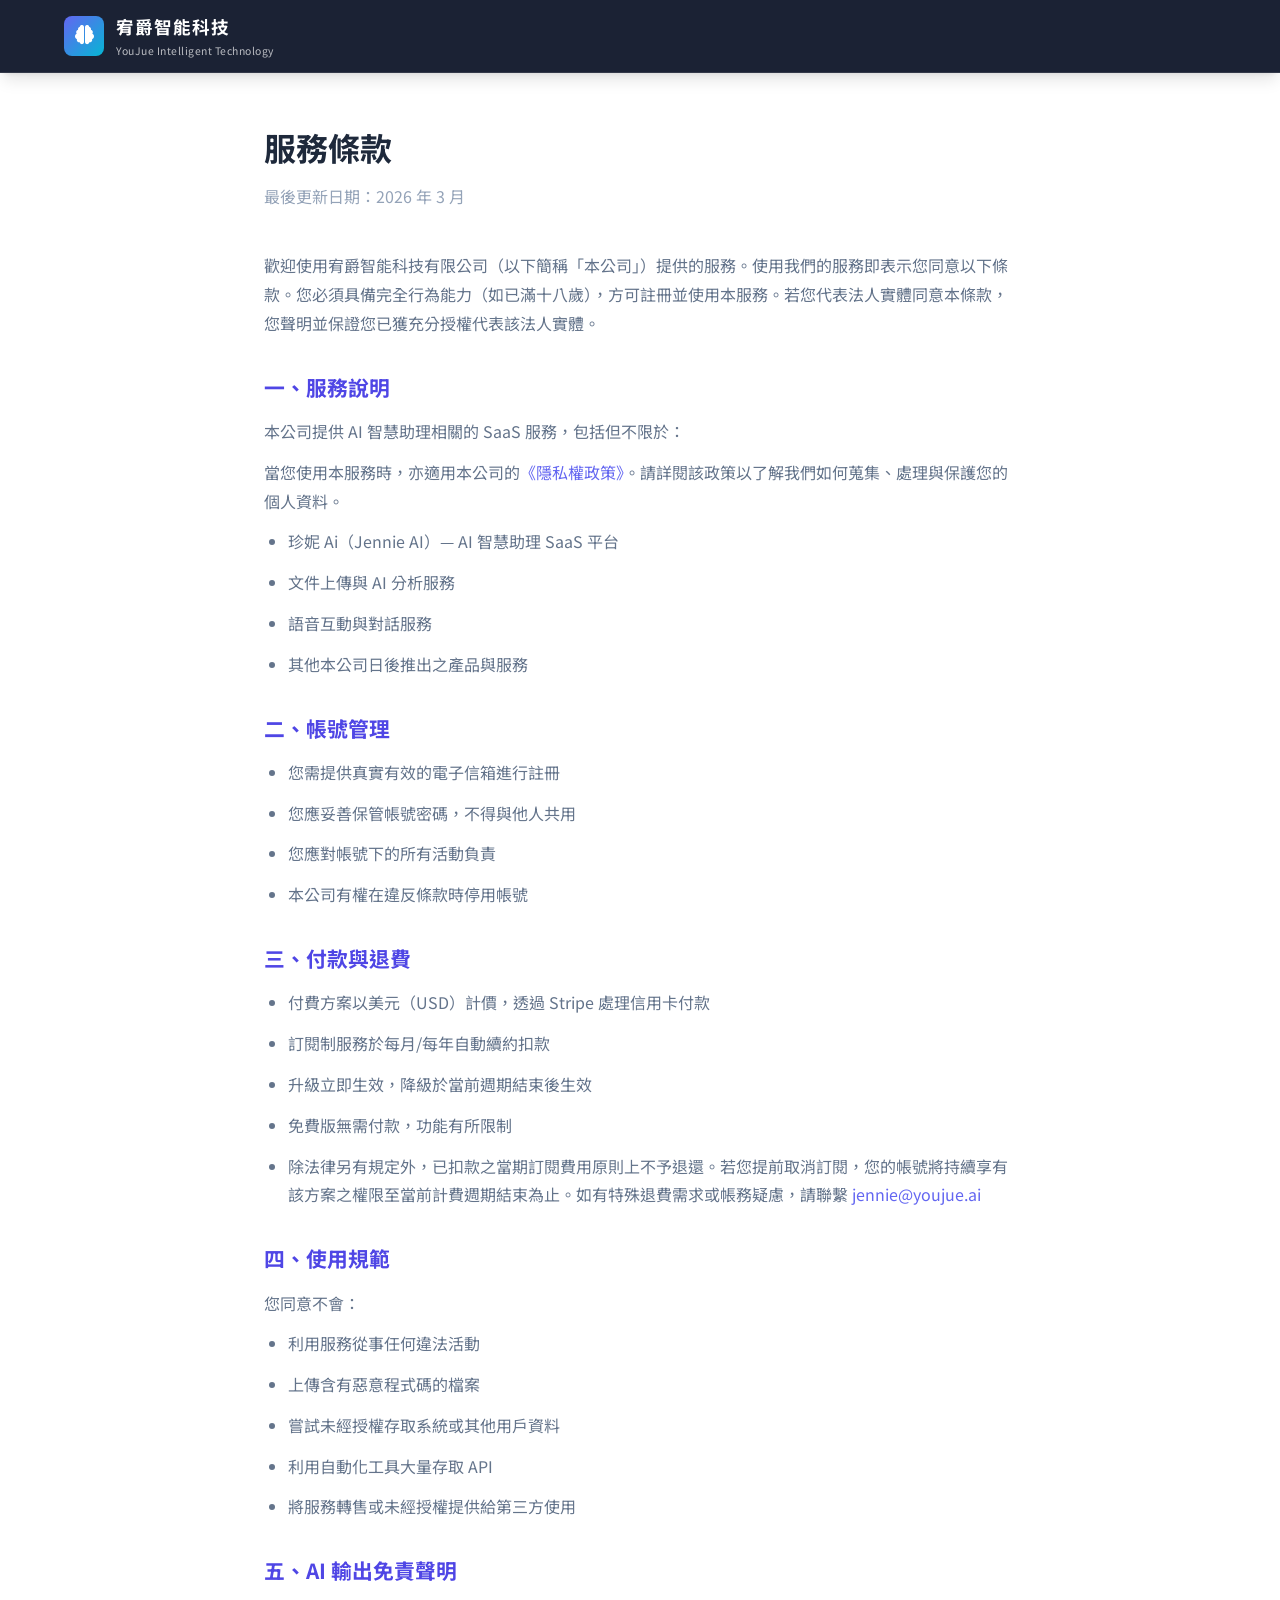
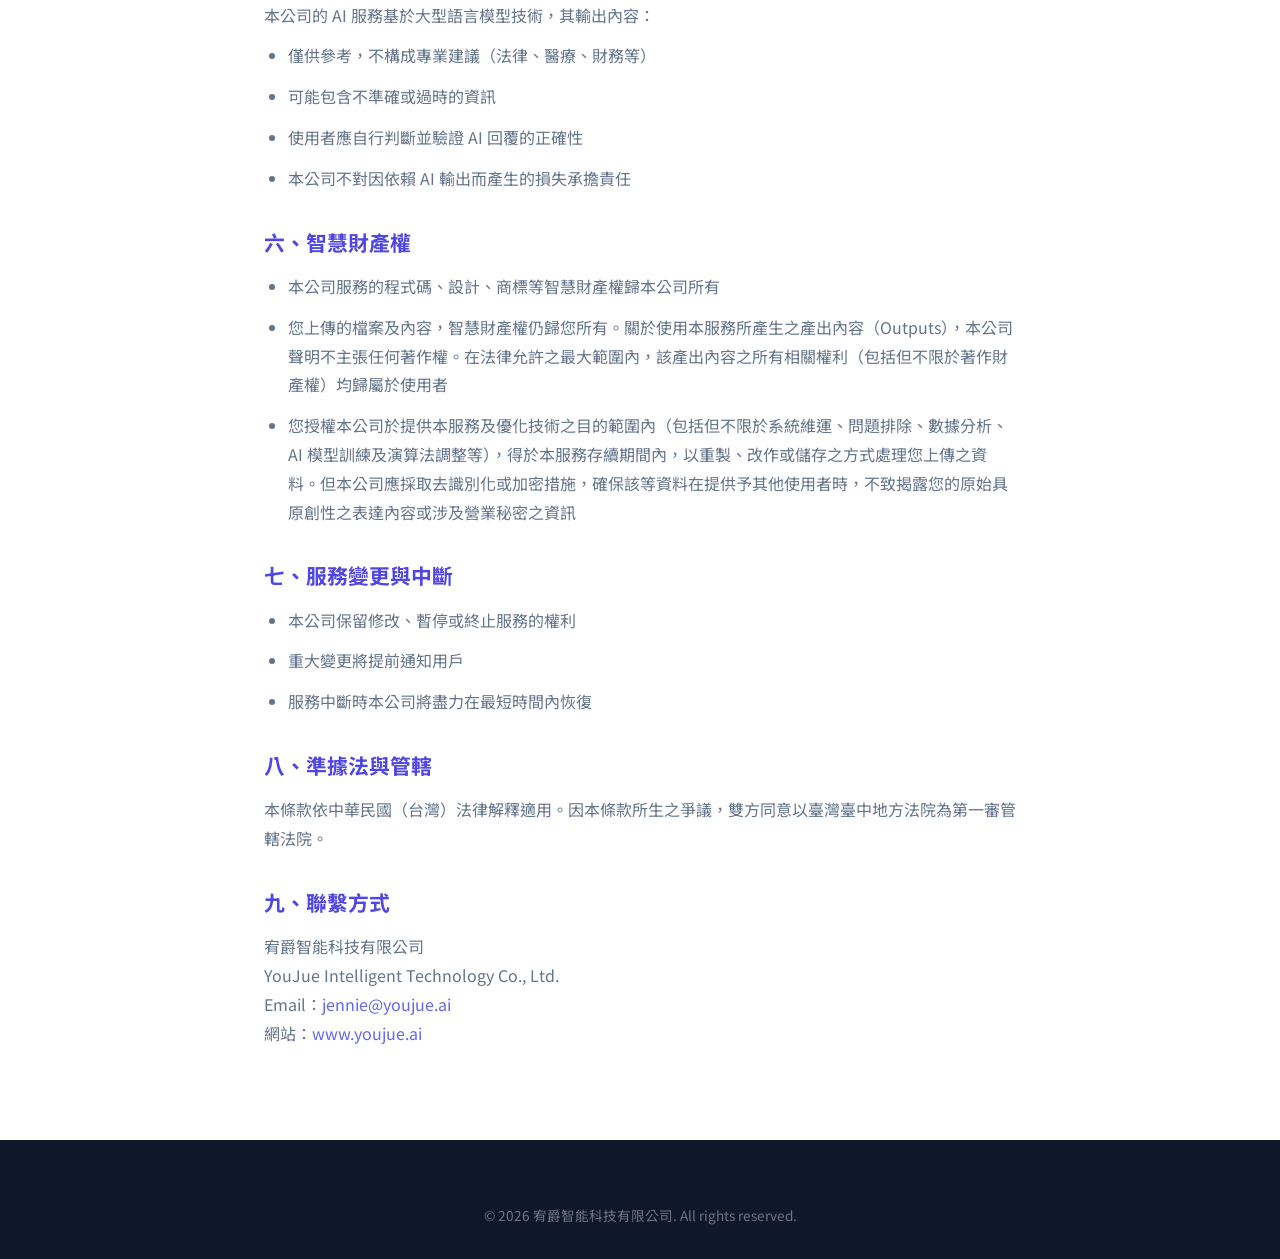
<file: frontend/terms.html>
<!DOCTYPE html>
<html lang="zh-TW">
<head>
    <meta charset="UTF-8">
    <meta name="viewport" content="width=device-width, initial-scale=1.0">
    <link rel="icon" type="image/png" href="YJLOGO.png">
    <link rel="apple-touch-icon" href="YJLOGO.png">
    <meta name="apple-mobile-web-app-title" content="宥爵智能科技">
    <title>服務條款 — 宥爵智能科技</title>
    <link rel="stylesheet" href="https://cdnjs.cloudflare.com/ajax/libs/font-awesome/6.5.1/css/all.min.css">
    <link rel="preconnect" href="https://fonts.googleapis.com">
    <link rel="preconnect" href="https://fonts.gstatic.com" crossorigin>
    <link href="https://fonts.googleapis.com/css2?family=Noto+Sans+TC:wght@300;400;500;700;900&family=Inter:wght@300;400;500;600;700;800&display=swap" rel="stylesheet">
    <link rel="stylesheet" href="css/styles.css">
    <style>
        .legal-content { max-width: 800px; margin: 0 auto; padding: 120px 24px 80px; }
        .legal-content h1 { font-size: 2rem; margin-bottom: 8px; }
        .legal-content .legal-date { color: var(--text-muted); margin-bottom: 40px; }
        .legal-content h2 { font-size: 1.3rem; margin: 32px 0 12px; color: var(--primary-dark); }
        .legal-content p, .legal-content li { color: var(--text-secondary); line-height: 1.8; margin-bottom: 12px; }
        .legal-content ul { padding-left: 24px; }
        .legal-content a { color: var(--primary); }
    </style>
</head>
<body>
    <nav class="navbar scrolled" id="navbar">
        <div class="nav-container">
            <a href="index.html" class="nav-logo">
                <div class="logo-icon"><i class="fas fa-brain"></i></div>
                <div class="logo-text">
                    <span class="logo-main">宥爵智能科技</span>
                    <span class="logo-sub">YouJue Intelligent Technology</span>
                </div>
            </a>
        </div>
    </nav>

    <div class="legal-content">
        <h1>服務條款</h1>
        <p class="legal-date">最後更新日期：2026 年 3 月</p>

        <p>歡迎使用宥爵智能科技有限公司（以下簡稱「本公司」）提供的服務。使用我們的服務即表示您同意以下條款。您必須具備完全行為能力（如已滿十八歲），方可註冊並使用本服務。若您代表法人實體同意本條款，您聲明並保證您已獲充分授權代表該法人實體。</p>

        <h2>一、服務說明</h2>
        <p>本公司提供 AI 智慧助理相關的 SaaS 服務，包括但不限於：</p>
        <p>當您使用本服務時，亦適用本公司的<a href="privacy.html">《隱私權政策》</a>。請詳閱該政策以了解我們如何蒐集、處理與保護您的個人資料。</p>
        <ul>
            <li>珍妮 Ai（Jennie AI）— AI 智慧助理 SaaS 平台</li>
            <li>文件上傳與 AI 分析服務</li>
            <li>語音互動與對話服務</li>
            <li>其他本公司日後推出之產品與服務</li>
        </ul>

        <h2>二、帳號管理</h2>
        <ul>
            <li>您需提供真實有效的電子信箱進行註冊</li>
            <li>您應妥善保管帳號密碼，不得與他人共用</li>
            <li>您應對帳號下的所有活動負責</li>
            <li>本公司有權在違反條款時停用帳號</li>
        </ul>

        <h2>三、付款與退費</h2>
        <ul>
            <li>付費方案以美元（USD）計價，透過 Stripe 處理信用卡付款</li>
            <li>訂閱制服務於每月/每年自動續約扣款</li>
            <li>升級立即生效，降級於當前週期結束後生效</li>
            <li>免費版無需付款，功能有所限制</li>
            <li>除法律另有規定外，已扣款之當期訂閱費用原則上不予退還。若您提前取消訂閱，您的帳號將持續享有該方案之權限至當前計費週期結束為止。如有特殊退費需求或帳務疑慮，請聯繫 <a href="mailto:jennie@youjue.ai">jennie@youjue.ai</a></li>
        </ul>

        <h2>四、使用規範</h2>
        <p>您同意不會：</p>
        <ul>
            <li>利用服務從事任何違法活動</li>
            <li>上傳含有惡意程式碼的檔案</li>
            <li>嘗試未經授權存取系統或其他用戶資料</li>
            <li>利用自動化工具大量存取 API</li>
            <li>將服務轉售或未經授權提供給第三方使用</li>
        </ul>

        <h2>五、AI 輸出免責聲明</h2>
        <p>本公司的 AI 服務基於大型語言模型技術，其輸出內容：</p>
        <ul>
            <li>僅供參考，不構成專業建議（法律、醫療、財務等）</li>
            <li>可能包含不準確或過時的資訊</li>
            <li>使用者應自行判斷並驗證 AI 回覆的正確性</li>
            <li>本公司不對因依賴 AI 輸出而產生的損失承擔責任</li>
        </ul>

        <h2>六、智慧財產權</h2>
        <ul>
            <li>本公司服務的程式碼、設計、商標等智慧財產權歸本公司所有</li>
            <li>您上傳的檔案及內容，智慧財產權仍歸您所有。關於使用本服務所產生之產出內容（Outputs），本公司聲明不主張任何著作權。在法律允許之最大範圍內，該產出內容之所有相關權利（包括但不限於著作財產權）均歸屬於使用者</li>
            <li>您授權本公司於提供本服務及優化技術之目的範圍內（包括但不限於系統維運、問題排除、數據分析、AI 模型訓練及演算法調整等），得於本服務存續期間內，以重製、改作或儲存之方式處理您上傳之資料。但本公司應採取去識別化或加密措施，確保該等資料在提供予其他使用者時，不致揭露您的原始具原創性之表達內容或涉及營業秘密之資訊</li>
        </ul>

        <h2>七、服務變更與中斷</h2>
        <ul>
            <li>本公司保留修改、暫停或終止服務的權利</li>
            <li>重大變更將提前通知用戶</li>
            <li>服務中斷時本公司將盡力在最短時間內恢復</li>
        </ul>

        <h2>八、準據法與管轄</h2>
        <p>本條款依中華民國（台灣）法律解釋適用。因本條款所生之爭議，雙方同意以臺灣臺中地方法院為第一審管轄法院。</p>

        <h2>九、聯繫方式</h2>
        <p>
            宥爵智能科技有限公司<br>
            YouJue Intelligent Technology Co., Ltd.<br>
            Email：<a href="mailto:jennie@youjue.ai">jennie@youjue.ai</a><br>
            網站：<a href="https://www.youjue.ai">www.youjue.ai</a>
        </p>
    </div>

    <footer class="footer">
        <div class="container">
            <div class="footer-bottom" style="border-top:none;padding-top:0;">
                <p>&copy; 2026 宥爵智能科技有限公司. All rights reserved.</p>
            </div>
        </div>
    </footer>
</body>
</html>
</file>
<file: frontend/css/styles.css>
/* ================================================================
   宥爵智能科技 — 公司官網樣式
   YouJue Intelligent Technology Co., Ltd.
   ================================================================ */

/* ---- CSS Variables ---- */
:root {
    --primary: #6366F1;
    --primary-dark: #4F46E5;
    --primary-light: #818CF8;
    --primary-bg: #EEF2FF;

    --accent-warm: #F59E0B;
    --accent-rose: #EC4899;
    --accent-emerald: #10B981;
    --accent-cyan: #06B6D4;

    --text-primary: #1E293B;
    --text-secondary: #64748B;
    --text-muted: #94A3B8;
    --text-white: #FFFFFF;

    --bg-white: #FFFFFF;
    --bg-light: #F8FAFC;
    --bg-dark: #0F172A;
    --bg-card: #FFFFFF;

    --border: #E2E8F0;
    --border-light: #F1F5F9;

    --shadow-sm: 0 1px 2px rgba(0,0,0,0.05);
    --shadow-md: 0 4px 6px -1px rgba(0,0,0,0.1), 0 2px 4px -2px rgba(0,0,0,0.1);
    --shadow-lg: 0 10px 15px -3px rgba(0,0,0,0.1), 0 4px 6px -4px rgba(0,0,0,0.1);
    --shadow-xl: 0 20px 25px -5px rgba(0,0,0,0.1), 0 8px 10px -6px rgba(0,0,0,0.1);

    --radius-sm: 8px;
    --radius-md: 12px;
    --radius-lg: 16px;
    --radius-xl: 24px;
    --radius-full: 9999px;

    --font-sans: 'Noto Sans TC', 'Inter', -apple-system, BlinkMacSystemFont, sans-serif;
    --font-mono: 'JetBrains Mono', 'Fira Code', monospace;

    --transition: all 0.3s cubic-bezier(0.4, 0, 0.2, 1);
    --transition-fast: all 0.15s ease;
}

/* ---- Reset & Base ---- */
*, *::before, *::after {
    margin: 0;
    padding: 0;
    box-sizing: border-box;
}

html {
    scroll-behavior: smooth;
    font-size: 16px;
}

body {
    font-family: var(--font-sans);
    color: var(--text-primary);
    background: var(--bg-white);
    line-height: 1.7;
    overflow-x: hidden;
    -webkit-font-smoothing: antialiased;
}

a {
    text-decoration: none;
    color: var(--primary);
    transition: var(--transition-fast);
}

a:hover {
    color: var(--primary-dark);
}

img {
    max-width: 100%;
    height: auto;
}

.container {
    max-width: 1200px;
    margin: 0 auto;
    padding: 0 24px;
}

.text-muted {
    color: var(--text-muted);
    font-size: 0.875rem;
}

/* ---- Buttons ---- */
.btn {
    display: inline-flex;
    align-items: center;
    gap: 8px;
    padding: 12px 24px;
    border-radius: var(--radius-full);
    font-weight: 600;
    font-size: 1rem;
    cursor: pointer;
    transition: var(--transition);
    border: 2px solid transparent;
    text-align: center;
    white-space: nowrap;
}

.btn-primary {
    background: linear-gradient(135deg, var(--primary), var(--primary-dark));
    color: var(--text-white);
    box-shadow: 0 4px 14px rgba(99, 102, 241, 0.4);
}

.btn-primary:hover {
    transform: translateY(-2px);
    box-shadow: 0 6px 20px rgba(99, 102, 241, 0.5);
    color: var(--text-white);
}

.btn-outline {
    background: transparent;
    color: var(--text-white);
    border-color: rgba(255,255,255,0.4);
}

.btn-outline:hover {
    background: rgba(255,255,255,0.1);
    border-color: rgba(255,255,255,0.8);
    color: var(--text-white);
}

.btn-lg {
    padding: 16px 32px;
    font-size: 1.1rem;
}

.btn-block {
    width: 100%;
    justify-content: center;
}

/* ---- Navbar ---- */
.navbar {
    position: fixed;
    top: 0;
    left: 0;
    right: 0;
    z-index: 1000;
    background: rgba(15, 23, 42, 0.8);
    backdrop-filter: blur(20px);
    border-bottom: 1px solid rgba(255,255,255,0.1);
    transition: var(--transition);
}

.navbar.scrolled {
    background: rgba(15, 23, 42, 0.95);
    box-shadow: var(--shadow-lg);
}

.nav-container {
    max-width: 1200px;
    margin: 0 auto;
    padding: 0 24px;
    display: flex;
    align-items: center;
    justify-content: space-between;
    height: 72px;
}

.nav-logo {
    display: flex;
    align-items: center;
    gap: 12px;
    color: var(--text-white);
}

.nav-logo:hover {
    color: var(--text-white);
}

.nav-logo-img {
    height: 40px;
    width: auto;
    border-radius: var(--radius-sm);
    object-fit: contain;
}

.footer-logo-img {
    height: 48px;
    width: auto;
    border-radius: var(--radius-sm);
    object-fit: contain;
    background: white;
    padding: 4px;
}

.logo-icon {
    width: 40px;
    height: 40px;
    background: linear-gradient(135deg, var(--primary), var(--accent-cyan));
    border-radius: var(--radius-sm);
    display: flex;
    align-items: center;
    justify-content: center;
    font-size: 1.2rem;
    color: white;
}

.logo-text {
    display: flex;
    flex-direction: column;
}

.logo-main {
    font-weight: 700;
    font-size: 1.1rem;
    letter-spacing: 1px;
}

.logo-sub {
    font-size: 0.65rem;
    opacity: 0.7;
    letter-spacing: 0.5px;
}

.nav-links {
    display: flex;
    align-items: center;
    gap: 8px;
}

.nav-link {
    color: rgba(255,255,255,0.7);
    padding: 8px 16px;
    border-radius: var(--radius-full);
    font-size: 0.9rem;
    font-weight: 500;
    transition: var(--transition-fast);
}

.nav-link:hover,
.nav-link.active {
    color: var(--text-white);
    background: rgba(255,255,255,0.1);
}

.nav-toggle {
    display: none;
    background: none;
    border: none;
    cursor: pointer;
    padding: 8px;
}

.hamburger {
    display: block;
    width: 24px;
    height: 2px;
    background: white;
    position: relative;
    transition: var(--transition);
}

.hamburger::before,
.hamburger::after {
    content: '';
    position: absolute;
    width: 24px;
    height: 2px;
    background: white;
    transition: var(--transition);
}

.hamburger::before { top: -7px; }
.hamburger::after { top: 7px; }

.nav-toggle.active .hamburger { background: transparent; }
.nav-toggle.active .hamburger::before { top: 0; transform: rotate(45deg); }
.nav-toggle.active .hamburger::after { top: 0; transform: rotate(-45deg); }

/* ---- Hero Section ---- */
.hero {
    min-height: 100vh;
    display: flex;
    align-items: center;
    justify-content: center;
    position: relative;
    background: linear-gradient(135deg, #0F172A 0%, #1E293B 50%, #312E81 100%);
    overflow: hidden;
    padding-top: 72px;
}

.hero-bg {
    position: absolute;
    inset: 0;
    overflow: hidden;
}

.hero-particles {
    position: absolute;
    inset: 0;
}

.hero-content {
    position: relative;
    z-index: 2;
    text-align: center;
    padding: 40px 24px;
    width: 100%;
}

.hero-title,
.hero-subtitle,
.hero-actions,
.hero-stats {
    max-width: 900px;
    margin-left: auto;
    margin-right: auto;
}

.hero-badge {
    display: inline-flex;
    align-items: center;
    gap: 8px;
    background: rgba(99, 102, 241, 0.2);
    border: 1px solid rgba(99, 102, 241, 0.3);
    color: var(--primary-light);
    padding: 8px 20px;
    border-radius: var(--radius-full);
    font-size: 0.85rem;
    font-weight: 500;
    margin-bottom: 32px;
    animation: fadeInUp 0.8s ease;
}

.hero-title {
    color: var(--text-white);
    margin-bottom: 24px;
    animation: fadeInUp 0.8s ease 0.4s both;
}

.hero-title-line {
    display: block;
    font-size: 2.5rem;
    font-weight: 300;
    letter-spacing: 2px;
}

.hero-title-highlight {
    display: block;
    font-size: 4rem;
    font-weight: 900;
    background: linear-gradient(135deg, var(--primary-light), var(--accent-cyan), var(--accent-warm));
    -webkit-background-clip: text;
    -webkit-text-fill-color: transparent;
    background-clip: text;
    line-height: 1.2;
    margin-top: 8px;
}

.hero-subtitle {
    color: rgba(255,255,255,0.7);
    font-size: 1.15rem;
    line-height: 1.8;
    margin-bottom: 40px;
    animation: fadeInUp 0.8s ease 0.6s both;
}

.hero-actions {
    display: flex;
    gap: 16px;
    justify-content: center;
    flex-wrap: wrap;
    margin-bottom: 60px;
    animation: fadeInUp 0.8s ease 0.8s both;
}

.hero-stats {
    display: flex;
    gap: 48px;
    justify-content: center;
    animation: fadeInUp 0.8s ease 1s both;
}

.hero-stat {
    display: flex;
    align-items: center;
    gap: 12px;
}

.hero-stat-icon {
    width: 48px;
    height: 48px;
    background: rgba(99, 102, 241, 0.2);
    border-radius: var(--radius-sm);
    display: flex;
    align-items: center;
    justify-content: center;
    color: var(--primary-light);
    font-size: 1.2rem;
}

.hero-stat-info {
    display: flex;
    flex-direction: column;
    text-align: left;
}

.hero-stat-number {
    color: var(--text-white);
    font-weight: 700;
    font-size: 1.1rem;
}

.hero-stat-label {
    color: rgba(255,255,255,0.5);
    font-size: 0.8rem;
}

.hero-scroll {
    position: absolute;
    bottom: 32px;
    left: 50%;
    transform: translateX(-50%);
    z-index: 2;
}

.scroll-indicator {
    display: flex;
    flex-direction: column;
    align-items: center;
    gap: 8px;
    color: rgba(255,255,255,0.4);
    font-size: 0.75rem;
    letter-spacing: 2px;
    text-transform: uppercase;
    animation: bounce 2s infinite;
}

/* ---- Hero Carousel ---- */
.hero-carousel {
    width: 80vw;
    max-width: 1400px;
    margin: 0 auto 48px;
    animation: fadeInUp 0.8s ease 0.2s both;
}

.carousel-screen {
    position: relative;
    background: #1a1a2e;
    border: 1px solid rgba(255, 255, 255, 0.12);
    border-radius: 16px;
    overflow: hidden;
    box-shadow: 0 25px 80px rgba(0, 0, 0, 0.5), 0 0 60px rgba(99, 102, 241, 0.15);
}

/* Browser Chrome */
.browser-bar {
    display: flex;
    align-items: center;
    gap: 12px;
    padding: 10px 16px;
    background: rgba(255, 255, 255, 0.06);
    border-bottom: 1px solid rgba(255, 255, 255, 0.08);
}

.browser-dots {
    display: flex;
    gap: 6px;
    flex-shrink: 0;
}

.browser-dot {
    width: 10px;
    height: 10px;
    border-radius: 50%;
}

.browser-dot.red { background: #FF5F57; }
.browser-dot.yellow { background: #FEBC2E; }
.browser-dot.green { background: #28C840; }

.browser-url {
    flex: 1;
    display: flex;
    align-items: center;
    gap: 8px;
    padding: 5px 14px;
    background: rgba(255, 255, 255, 0.06);
    border-radius: var(--radius-full);
    font-size: 0.8rem;
    color: rgba(255, 255, 255, 0.5);
}

.browser-url i {
    font-size: 0.65rem;
    color: var(--accent-emerald);
}

.browser-badge {
    flex-shrink: 0;
}

.browser-badge span {
    display: inline-flex;
    align-items: center;
    gap: 5px;
    padding: 4px 12px;
    border-radius: var(--radius-full);
    font-size: 0.7rem;
    font-weight: 600;
    letter-spacing: 0.5px;
}

.badge-live {
    background: rgba(16, 185, 129, 0.2);
    color: #6EE7B7;
    border: 1px solid rgba(16, 185, 129, 0.3);
}

.badge-live i { font-size: 0.45rem; animation: pulse 2s infinite; }

.badge-coming {
    background: rgba(245, 158, 11, 0.2);
    color: #FCD34D;
    border: 1px solid rgba(245, 158, 11, 0.3);
}

.badge-planning {
    background: rgba(99, 102, 241, 0.2);
    color: var(--primary-light);
    border: 1px solid rgba(99, 102, 241, 0.3);
}

/* Carousel Track & Slides */
.carousel-track {
    position: relative;
    aspect-ratio: 16 / 9;
    overflow: hidden;
}

.carousel-slide {
    position: absolute;
    inset: 0;
    opacity: 0;
    transition: opacity 0.6s ease;
    pointer-events: none;
}

.carousel-slide.active {
    opacity: 1;
    pointer-events: auto;
}

/* iframe slide */
.slide-iframe-wrap {
    position: absolute;
    inset: 0;
    overflow: hidden;
}

.slide-iframe {
    width: 1920px;
    height: 1080px;
    border: 0;
    transform-origin: top left;
    pointer-events: none;
}

.slide-overlay-btn {
    position: absolute;
    bottom: 24px;
    right: 24px;
    display: inline-flex;
    align-items: center;
    gap: 8px;
    padding: 12px 28px;
    border-radius: var(--radius-full);
    font-size: 0.95rem;
    font-weight: 600;
    background: linear-gradient(135deg, var(--primary), var(--primary-dark));
    color: var(--text-white);
    transition: var(--transition);
    box-shadow: 0 4px 20px rgba(99, 102, 241, 0.5);
    z-index: 5;
}

.slide-overlay-btn:hover {
    transform: translateY(-2px);
    box-shadow: 0 8px 30px rgba(99, 102, 241, 0.6);
    color: var(--text-white);
}

/* Placeholder slides (coming soon) */
.slide-placeholder {
    position: absolute;
    inset: 0;
    display: flex;
    flex-direction: column;
    align-items: center;
    justify-content: center;
    background: linear-gradient(135deg, #1a1a2e 0%, #16213e 50%, #0f3460 100%);
    text-align: center;
    padding: 24px 40px;
    overflow-y: auto;
}

.placeholder-icon {
    width: 80px;
    height: 80px;
    margin-bottom: 24px;
    background: linear-gradient(135deg, rgba(99, 102, 241, 0.3), rgba(6, 182, 212, 0.3));
    border: 1px solid rgba(255, 255, 255, 0.15);
    border-radius: var(--radius-lg);
    display: flex;
    align-items: center;
    justify-content: center;
    font-size: 2rem;
    color: var(--text-white);
}

.placeholder-title {
    font-size: 2.2rem;
    font-weight: 800;
    color: var(--text-white);
    margin-bottom: 8px;
}

.placeholder-subtitle {
    font-size: 1.1rem;
    color: rgba(255, 255, 255, 0.7);
    margin-bottom: 12px;
}

.placeholder-desc {
    font-size: 0.95rem;
    color: rgba(255, 255, 255, 0.45);
    margin-bottom: 28px;
    letter-spacing: 0.5px;
}

.placeholder-badge {
    display: inline-flex;
    align-items: center;
    gap: 8px;
    padding: 10px 24px;
    border-radius: var(--radius-full);
    background: rgba(255, 255, 255, 0.08);
    border: 1px solid rgba(255, 255, 255, 0.15);
    color: rgba(255, 255, 255, 0.5);
    font-size: 0.9rem;
    font-weight: 600;
}

/* Placeholder Example Cards */
.placeholder-examples {
    display: grid;
    grid-template-columns: 1fr 1fr;
    gap: 16px;
    margin-top: 24px;
    max-width: 750px;
    width: 100%;
}

.example-card {
    display: flex;
    flex-direction: column;
    align-items: center;
    justify-content: center;
    gap: 4px;
    padding: 28px 20px;
    border-radius: var(--radius-lg);
    color: #fff;
    text-align: center;
    border: 1px solid rgba(255, 255, 255, 0.12);
    transition: transform 0.2s, box-shadow 0.2s;
}

.example-card:hover {
    transform: translateY(-2px);
    box-shadow: 0 8px 24px rgba(0, 0, 0, 0.3);
}

.example-card i {
    font-size: 2rem;
    flex-shrink: 0;
    margin-bottom: 8px;
}

/* 行業別 — 亮色漸層文字（類似珍妮 Ai 風格） */
.card-industry {
    font-size: 1.3rem;
    font-weight: 800;
    background: linear-gradient(135deg, var(--primary-light), var(--accent-cyan), var(--accent-warm));
    -webkit-background-clip: text;
    -webkit-text-fill-color: transparent;
    background-clip: text;
    line-height: 1.3;
}

/* 系統名稱 */
.card-system {
    font-size: 1.2rem;
    font-weight: 700;
    color: rgba(255, 255, 255, 0.9);
    line-height: 1.4;
}

/* 物流業 — 藍綠色 */
.card-logistics {
    background: linear-gradient(135deg, rgba(6, 182, 212, 0.3), rgba(59, 130, 246, 0.2));
    border-color: rgba(6, 182, 212, 0.4);
}
.card-logistics i { color: #67e8f9; }
.card-logistics .card-industry {
    background: linear-gradient(135deg, #67e8f9, #38bdf8, #a5f3fc);
    -webkit-background-clip: text; -webkit-text-fill-color: transparent; background-clip: text;
}

/* 食品業 — 翠綠色 */
.card-food {
    background: linear-gradient(135deg, rgba(16, 185, 129, 0.3), rgba(52, 211, 153, 0.2));
    border-color: rgba(16, 185, 129, 0.4);
}
.card-food i { color: #6ee7b7; }
.card-food .card-industry {
    background: linear-gradient(135deg, #6ee7b7, #34d399, #a7f3d0);
    -webkit-background-clip: text; -webkit-text-fill-color: transparent; background-clip: text;
}

/* 倉儲業 — 琥珀色 */
.card-warehouse {
    background: linear-gradient(135deg, rgba(245, 158, 11, 0.3), rgba(251, 191, 36, 0.2));
    border-color: rgba(245, 158, 11, 0.4);
}
.card-warehouse i { color: #fcd34d; }
.card-warehouse .card-industry {
    background: linear-gradient(135deg, #fcd34d, #fbbf24, #fde68a);
    -webkit-background-clip: text; -webkit-text-fill-color: transparent; background-clip: text;
}

/* 倉儲業 AR — 紫色 */
.card-ar {
    background: linear-gradient(135deg, rgba(139, 92, 246, 0.3), rgba(167, 139, 250, 0.2));
    border-color: rgba(139, 92, 246, 0.4);
}
.card-ar i { color: #c4b5fd; }
.card-ar .card-industry {
    background: linear-gradient(135deg, #c4b5fd, #a78bfa, #ddd6fe);
    -webkit-background-clip: text; -webkit-text-fill-color: transparent; background-clip: text;
}

/* 說明文字 */
.placeholder-note {
    margin-top: 16px;
    font-size: 0.8rem;
    color: #fcd34d;
    line-height: 1.7;
    letter-spacing: 0.3px;
}

.placeholder-note strong {
    color: #fde68a;
}

/* Carousel Controls */
.carousel-arrow {
    position: absolute;
    top: 50%;
    transform: translateY(-50%);
    width: 48px;
    height: 48px;
    border: 1px solid rgba(255, 255, 255, 0.2);
    background: rgba(0, 0, 0, 0.4);
    color: rgba(255, 255, 255, 0.8);
    border-radius: 50%;
    cursor: pointer;
    font-size: 1rem;
    transition: var(--transition);
    backdrop-filter: blur(8px);
    z-index: 5;
}

.carousel-arrow:hover {
    background: rgba(0, 0, 0, 0.6);
    color: var(--text-white);
    border-color: rgba(255, 255, 255, 0.4);
}

.carousel-prev { left: 16px; }
.carousel-next { right: 16px; }

.carousel-dots {
    display: flex;
    justify-content: center;
    gap: 10px;
    margin-top: 16px;
}

.carousel-dot {
    width: 10px;
    height: 10px;
    border-radius: 50%;
    border: 1.5px solid rgba(255, 255, 255, 0.4);
    background: transparent;
    cursor: pointer;
    transition: var(--transition);
    padding: 0;
}

.carousel-dot.active {
    background: var(--primary-light);
    border-color: var(--primary-light);
    transform: scale(1.2);
}

.carousel-dot:hover {
    border-color: rgba(255, 255, 255, 0.8);
}

@keyframes pulse {
    0%, 100% { opacity: 1; }
    50% { opacity: 0.3; }
}

/* ---- Section Common ---- */
.section {
    padding: 100px 0;
}

.section-header {
    text-align: center;
    margin-bottom: 64px;
}

.section-badge {
    display: inline-block;
    background: var(--primary-bg);
    color: var(--primary);
    padding: 6px 16px;
    border-radius: var(--radius-full);
    font-size: 0.8rem;
    font-weight: 600;
    text-transform: uppercase;
    letter-spacing: 2px;
    margin-bottom: 16px;
}

.section-title {
    font-size: 2.5rem;
    font-weight: 800;
    color: var(--text-primary);
    margin-bottom: 12px;
}

.section-subtitle {
    color: var(--text-secondary);
    font-size: 1.1rem;
}

/* ---- About Section ---- */
.about-section {
    background: var(--bg-light);
}

.about-grid {
    display: grid;
    grid-template-columns: 1fr 1fr;
    gap: 32px;
    align-items: start;
}

.about-card-intro {
    background: var(--bg-white);
    border-radius: var(--radius-lg);
    padding: 40px;
    box-shadow: var(--shadow-md);
    border: 1px solid var(--border-light);
}

.about-card-icon {
    width: 64px;
    height: 64px;
    background: linear-gradient(135deg, var(--primary), var(--primary-dark));
    border-radius: var(--radius-md);
    display: flex;
    align-items: center;
    justify-content: center;
    color: white;
    font-size: 1.5rem;
    margin-bottom: 24px;
}

.about-card-intro h3 {
    font-size: 1.5rem;
    margin-bottom: 16px;
}

.about-card-intro p {
    color: var(--text-secondary);
    margin-bottom: 12px;
    line-height: 1.8;
}

.about-values {
    display: grid;
    grid-template-columns: 1fr 1fr;
    gap: 20px;
}

.value-card {
    background: var(--bg-white);
    border-radius: var(--radius-md);
    padding: 28px;
    box-shadow: var(--shadow-sm);
    border: 1px solid var(--border-light);
    transition: var(--transition);
}

.value-card:hover {
    transform: translateY(-4px);
    box-shadow: var(--shadow-lg);
}

.value-icon {
    width: 48px;
    height: 48px;
    border-radius: var(--radius-sm);
    display: flex;
    align-items: center;
    justify-content: center;
    font-size: 1.2rem;
    margin-bottom: 16px;
}

.icon-warm { background: #FEF3C7; color: #D97706; }
.icon-craft { background: #FEE2E2; color: #DC2626; }
.icon-innovation { background: #DBEAFE; color: #2563EB; }
.icon-security { background: #D1FAE5; color: #059669; }

.value-card h4 {
    font-size: 1rem;
    margin-bottom: 8px;
}

.value-card p {
    color: var(--text-secondary);
    font-size: 0.9rem;
    line-height: 1.6;
}

/* ---- Philosophy Section ---- */
.philosophy-grid {
    display: grid;
    grid-template-columns: 1fr 1fr;
    gap: 24px;
    margin-bottom: 64px;
}

.philosophy-card {
    background: var(--bg-white);
    border-radius: var(--radius-lg);
    padding: 36px;
    box-shadow: var(--shadow-md);
    border: 1px solid var(--border-light);
    transition: var(--transition);
    position: relative;
    overflow: hidden;
}

.philosophy-card:hover {
    transform: translateY(-4px);
    box-shadow: var(--shadow-xl);
}

.philosophy-main {
    grid-column: 1 / -1;
    background: linear-gradient(135deg, var(--primary), var(--primary-dark));
    color: var(--text-white);
}

.philosophy-main p {
    color: rgba(255,255,255,0.85);
}

.philosophy-main p.philosophy-main-text {
    color: #FFD700;
}

.philosophy-number {
    font-size: 4rem;
    font-weight: 900;
    opacity: 0.1;
    position: absolute;
    top: 16px;
    right: 24px;
    line-height: 1;
}

.philosophy-card h3 {
    font-size: 1.4rem;
    margin-bottom: 16px;
}

.philosophy-card p {
    color: var(--text-secondary);
    line-height: 1.8;
    margin-bottom: 20px;
}

.philosophy-tags {
    display: flex;
    flex-wrap: wrap;
    gap: 8px;
}

.tag {
    display: inline-block;
    padding: 4px 12px;
    border-radius: var(--radius-full);
    font-size: 0.8rem;
    font-weight: 500;
    background: rgba(99,102,241,0.1);
    color: var(--primary);
}

.philosophy-main .tag {
    background: rgba(255,255,255,0.2);
    color: var(--text-white);
}

/* Philosophy Flow */
.philosophy-flow {
    display: flex;
    align-items: center;
    justify-content: center;
    gap: 16px;
    padding: 40px 0;
    flex-wrap: wrap;
}

.flow-step {
    display: flex;
    flex-direction: column;
    align-items: center;
    gap: 12px;
}

.flow-icon {
    width: 72px;
    height: 72px;
    background: linear-gradient(135deg, var(--primary-bg), var(--bg-white));
    border: 2px solid var(--primary-light);
    border-radius: 50%;
    display: flex;
    align-items: center;
    justify-content: center;
    font-size: 1.5rem;
    color: var(--primary);
    transition: var(--transition);
}

.flow-step:hover .flow-icon {
    background: linear-gradient(135deg, var(--primary), var(--primary-dark));
    color: white;
    transform: scale(1.1);
}

.flow-label {
    font-weight: 600;
    font-size: 0.9rem;
    color: var(--text-primary);
}

.flow-arrow {
    color: var(--primary-light);
    font-size: 1.2rem;
}

/* ---- Products Section ---- */
.products-section {
    background: var(--bg-light);
}

.product-featured {
    background: var(--bg-white);
    border-radius: var(--radius-xl);
    overflow: hidden;
    box-shadow: var(--shadow-xl);
    border: 1px solid var(--border-light);
    margin-bottom: 64px;
    position: relative;
}

.product-featured-badge {
    position: absolute;
    top: 24px;
    left: 24px;
    background: linear-gradient(135deg, var(--accent-warm), #F97316);
    color: white;
    padding: 6px 16px;
    border-radius: var(--radius-full);
    font-size: 0.8rem;
    font-weight: 600;
    z-index: 2;
    display: flex;
    align-items: center;
    gap: 6px;
}

.product-featured-content {
    display: grid;
    grid-template-columns: 1fr 1fr;
    gap: 0;
}

.product-featured-info {
    padding: 60px 48px;
}

.product-featured-name {
    margin-bottom: 20px;
}

.product-logo-text {
    display: block;
    font-size: 2rem;
    font-weight: 800;
    background: linear-gradient(135deg, var(--primary), var(--accent-cyan));
    -webkit-background-clip: text;
    -webkit-text-fill-color: transparent;
    background-clip: text;
}

.product-logo-sub {
    display: block;
    font-size: 1rem;
    color: var(--text-muted);
    font-weight: 400;
}

.product-featured-desc {
    color: var(--text-secondary);
    font-size: 1.05rem;
    line-height: 1.8;
    margin-bottom: 28px;
}

.product-features {
    display: grid;
    grid-template-columns: 1fr 1fr;
    gap: 12px;
    margin-bottom: 32px;
}

.product-feature {
    display: flex;
    align-items: center;
    gap: 10px;
    padding: 8px 0;
    font-size: 0.9rem;
    color: var(--text-secondary);
}

.product-feature i {
    color: var(--primary);
    width: 20px;
    text-align: center;
}

.product-featured-actions {
    display: flex;
    gap: 12px;
}

.product-featured-actions .btn-outline {
    color: var(--text-secondary);
    border-color: var(--border);
}

.product-featured-actions .btn-outline:hover {
    color: var(--primary);
    border-color: var(--primary);
    background: var(--primary-bg);
}

/* Product Mockup */
.product-featured-visual {
    background: linear-gradient(135deg, #1E293B, #312E81);
    display: flex;
    align-items: center;
    justify-content: center;
    padding: 48px;
}

.product-mockup {
    width: 100%;
    max-width: 400px;
    background: var(--bg-white);
    border-radius: var(--radius-lg);
    overflow: hidden;
    box-shadow: 0 20px 60px rgba(0,0,0,0.3);
}

.mockup-header {
    background: #F1F5F9;
    padding: 12px 16px;
    display: flex;
    align-items: center;
    gap: 12px;
}

.mockup-dots {
    display: flex;
    gap: 6px;
}

.mockup-dots span {
    width: 10px;
    height: 10px;
    border-radius: 50%;
    background: #CBD5E1;
}

.mockup-dots span:first-child { background: #EF4444; }
.mockup-dots span:nth-child(2) { background: #F59E0B; }
.mockup-dots span:last-child { background: #22C55E; }

.mockup-url {
    flex: 1;
    background: white;
    padding: 4px 12px;
    border-radius: var(--radius-sm);
    font-size: 0.75rem;
    color: var(--text-muted);
}

.mockup-body {
    padding: 20px;
    min-height: 250px;
}

.mockup-body-iframe {
    padding: 0;
    min-height: 350px;
    position: relative;
    overflow: hidden;
}

.mockup-body-iframe iframe {
    width: 100%;
    height: 350px;
    border: none;
    border-radius: 0 0 var(--radius-lg) var(--radius-lg);
}

.mockup-chat {
    display: flex;
    flex-direction: column;
    gap: 12px;
}

.mockup-msg {
    max-width: 85%;
    padding: 10px 14px;
    border-radius: var(--radius-md);
    font-size: 0.85rem;
    line-height: 1.5;
    animation: fadeInUp 0.6s ease both;
}

.mockup-msg-user {
    align-self: flex-end;
    background: var(--primary);
    color: white;
    border-bottom-right-radius: 4px;
    animation-delay: 0.3s;
}

.mockup-msg-ai {
    align-self: flex-start;
    background: #F1F5F9;
    color: var(--text-primary);
    border-bottom-left-radius: 4px;
    display: flex;
    gap: 8px;
    animation-delay: 0.8s;
}

.mockup-ai-avatar {
    width: 28px;
    height: 28px;
    min-width: 28px;
    background: linear-gradient(135deg, var(--primary), var(--accent-cyan));
    border-radius: 50%;
    display: flex;
    align-items: center;
    justify-content: center;
    color: white;
    font-size: 0.7rem;
}

.mockup-typing {
    display: flex;
    gap: 4px;
    padding: 8px 14px;
    animation: fadeInUp 0.6s ease 1.3s both;
}

.mockup-typing span {
    width: 6px;
    height: 6px;
    border-radius: 50%;
    background: var(--text-muted);
    animation: typingDot 1.4s infinite;
}

.mockup-typing span:nth-child(2) { animation-delay: 0.2s; }
.mockup-typing span:nth-child(3) { animation-delay: 0.4s; }

/* Industries */
.industries-title {
    text-align: center;
    font-size: 1.5rem;
    margin-bottom: 32px;
    color: var(--text-primary);
}

.industries-grid {
    display: grid;
    grid-template-columns: repeat(3, 1fr);
    gap: 20px;
    margin-bottom: 64px;
}

.industry-card {
    background: var(--bg-white);
    border-radius: var(--radius-md);
    padding: 28px;
    text-align: center;
    box-shadow: var(--shadow-sm);
    border: 1px solid var(--border-light);
    transition: var(--transition);
}

.industry-card:hover {
    transform: translateY(-4px);
    box-shadow: var(--shadow-lg);
    border-color: var(--primary-light);
}

.industry-icon {
    width: 56px;
    height: 56px;
    margin: 0 auto 16px;
    background: var(--primary-bg);
    border-radius: var(--radius-md);
    display: flex;
    align-items: center;
    justify-content: center;
    font-size: 1.4rem;
    color: var(--primary);
}

.industry-card h4 {
    margin-bottom: 8px;
}

.industry-card p {
    color: var(--text-muted);
    font-size: 0.85rem;
}

/* Future Products */
.future-grid {
    display: grid;
    grid-template-columns: repeat(3, 1fr);
    gap: 20px;
}

.future-card {
    background: var(--bg-white);
    border-radius: var(--radius-md);
    padding: 32px;
    text-align: center;
    box-shadow: var(--shadow-sm);
    border: 2px dashed var(--border);
    position: relative;
    transition: var(--transition);
}

.future-card:hover {
    border-color: var(--primary-light);
    box-shadow: var(--shadow-md);
}

.future-badge {
    position: absolute;
    top: 16px;
    right: 16px;
    background: var(--primary-bg);
    color: var(--primary);
    padding: 4px 12px;
    border-radius: var(--radius-full);
    font-size: 0.7rem;
    font-weight: 600;
    text-transform: uppercase;
    letter-spacing: 1px;
}

.future-icon {
    width: 64px;
    height: 64px;
    margin: 0 auto 20px;
    background: linear-gradient(135deg, var(--primary-bg), #E0E7FF);
    border-radius: var(--radius-lg);
    display: flex;
    align-items: center;
    justify-content: center;
    font-size: 1.5rem;
    color: var(--primary);
}

.future-card h4 {
    margin-bottom: 12px;
    font-size: 1.1rem;
}

.future-card p {
    color: var(--text-secondary);
    font-size: 0.9rem;
    line-height: 1.6;
}

/* ---- Technology Section ---- */
.tech-grid {
    display: grid;
    grid-template-columns: repeat(3, 1fr);
    gap: 24px;
    margin-bottom: 64px;
}

.tech-card {
    background: var(--bg-white);
    border-radius: var(--radius-md);
    padding: 32px;
    box-shadow: var(--shadow-sm);
    border: 1px solid var(--border-light);
    transition: var(--transition);
}

.tech-card:hover {
    transform: translateY(-4px);
    box-shadow: var(--shadow-lg);
}

.tech-icon {
    width: 56px;
    height: 56px;
    background: var(--primary-bg);
    border-radius: var(--radius-md);
    display: flex;
    align-items: center;
    justify-content: center;
    font-size: 1.4rem;
    color: var(--primary);
    margin-bottom: 20px;
}

.tech-card h4 {
    margin-bottom: 12px;
    font-size: 1.1rem;
}

.tech-card p {
    color: var(--text-secondary);
    font-size: 0.9rem;
    line-height: 1.6;
    margin-bottom: 16px;
}

.tech-tags {
    display: flex;
    flex-wrap: wrap;
    gap: 6px;
}

.tech-tags span {
    background: var(--bg-light);
    color: var(--text-muted);
    padding: 4px 10px;
    border-radius: var(--radius-full);
    font-size: 0.75rem;
    font-weight: 500;
}

/* Architecture Diagram */
.arch-diagram {
    background: var(--bg-white);
    border-radius: var(--radius-lg);
    padding: 48px;
    box-shadow: var(--shadow-md);
    border: 1px solid var(--border-light);
}

.arch-diagram h3 {
    text-align: center;
    margin-bottom: 40px;
    font-size: 1.3rem;
}

.arch-visual {
    display: flex;
    flex-direction: column;
    align-items: center;
    gap: 12px;
}

.arch-layer {
    display: flex;
    gap: 16px;
    justify-content: center;
    flex-wrap: wrap;
}

.arch-node {
    display: flex;
    align-items: center;
    gap: 10px;
    background: var(--bg-light);
    border: 1px solid var(--border);
    border-radius: var(--radius-md);
    padding: 12px 20px;
    font-size: 0.9rem;
    font-weight: 500;
    transition: var(--transition);
}

.arch-node:hover {
    border-color: var(--primary-light);
    background: var(--primary-bg);
}

.arch-node i {
    color: var(--primary);
}

.arch-connector {
    color: var(--primary-light);
    font-size: 1rem;
}

.arch-layer-user .arch-node { border-color: var(--accent-emerald); }
.arch-layer-user .arch-node i { color: var(--accent-emerald); }
.arch-layer-frontend .arch-node { border-color: var(--accent-cyan); }
.arch-layer-frontend .arch-node i { color: var(--accent-cyan); }
.arch-layer-backend .arch-node { border-color: var(--primary); }
.arch-layer-services .arch-node { border-color: var(--accent-warm); }
.arch-layer-services .arch-node i { color: var(--accent-warm); }

/* ---- Contact Section ---- */
.contact-section {
    background: var(--bg-light);
}

.contact-grid {
    display: grid;
    grid-template-columns: 1fr 1fr;
    gap: 48px;
    align-items: start;
}

.contact-info {
    display: flex;
    flex-direction: column;
    gap: 20px;
}

.contact-card {
    background: var(--bg-white);
    border-radius: var(--radius-md);
    padding: 28px;
    box-shadow: var(--shadow-sm);
    border: 1px solid var(--border-light);
    display: flex;
    gap: 20px;
    align-items: flex-start;
}

.contact-card-icon {
    width: 48px;
    height: 48px;
    min-width: 48px;
    border-radius: var(--radius-sm);
    display: flex;
    align-items: center;
    justify-content: center;
    font-size: 1.2rem;
}

.icon-purple { background: #EDE9FE; color: #7C3AED; }
.icon-blue { background: #DBEAFE; color: #2563EB; }
.icon-emerald { background: #D1FAE5; color: #059669; }

.contact-card h4 {
    font-size: 1rem;
    margin-bottom: 4px;
}

.contact-card p {
    color: var(--text-secondary);
    font-size: 0.9rem;
    margin: 0;
}

/* Contact Form */
.contact-form-wrapper {
    background: var(--bg-white);
    border-radius: var(--radius-lg);
    padding: 40px;
    box-shadow: var(--shadow-md);
    border: 1px solid var(--border-light);
}

.contact-form h3 {
    font-size: 1.3rem;
    margin-bottom: 24px;
}

.form-group {
    margin-bottom: 20px;
}

.form-group label {
    display: block;
    font-weight: 600;
    font-size: 0.9rem;
    margin-bottom: 8px;
    color: var(--text-primary);
}

.form-group input,
.form-group select,
.form-group textarea {
    width: 100%;
    padding: 12px 16px;
    border: 1px solid var(--border);
    border-radius: var(--radius-sm);
    font-size: 0.95rem;
    font-family: var(--font-sans);
    color: var(--text-primary);
    background: var(--bg-white);
    transition: var(--transition-fast);
}

.form-group input:focus,
.form-group select:focus,
.form-group textarea:focus {
    outline: none;
    border-color: var(--primary);
    box-shadow: 0 0 0 3px rgba(99, 102, 241, 0.15);
}

.form-group textarea {
    resize: vertical;
    min-height: 120px;
}

/* ---- Footer ---- */
.footer {
    background: var(--bg-dark);
    color: rgba(255,255,255,0.7);
    padding: 64px 0 32px;
}

.footer-grid {
    display: grid;
    grid-template-columns: 2fr 1fr 1fr 1fr;
    gap: 40px;
    margin-bottom: 40px;
}

.footer-logo {
    display: flex;
    align-items: center;
    gap: 12px;
    margin-bottom: 16px;
}

.footer-logo .logo-main { color: var(--text-white); }
.footer-logo .logo-sub { color: rgba(255,255,255,0.5); }

.footer-desc {
    font-size: 0.9rem;
    line-height: 1.7;
}

.footer-links h4 {
    color: var(--text-white);
    font-size: 1rem;
    margin-bottom: 16px;
}

.footer-links ul {
    list-style: none;
    display: flex;
    flex-direction: column;
    gap: 10px;
}

.footer-links a {
    color: rgba(255,255,255,0.6);
    font-size: 0.9rem;
    display: flex;
    align-items: center;
    gap: 8px;
    transition: var(--transition-fast);
}

.footer-links a:hover {
    color: var(--text-white);
}

.footer-bottom {
    border-top: 1px solid rgba(255,255,255,0.1);
    padding-top: 24px;
    text-align: center;
    font-size: 0.85rem;
    color: rgba(255,255,255,0.4);
}

/* ---- Back to Top ---- */
.back-to-top {
    position: fixed;
    bottom: 32px;
    right: 32px;
    width: 48px;
    height: 48px;
    background: var(--primary);
    color: white;
    border: none;
    border-radius: 50%;
    cursor: pointer;
    font-size: 1rem;
    box-shadow: var(--shadow-lg);
    transition: var(--transition);
    opacity: 0;
    visibility: hidden;
    transform: translateY(16px);
    z-index: 99;
}

.back-to-top.visible {
    opacity: 1;
    visibility: visible;
    transform: translateY(0);
}

.back-to-top:hover {
    background: var(--primary-dark);
    transform: translateY(-4px);
}

/* ---- Animations ---- */
@keyframes fadeInUp {
    from {
        opacity: 0;
        transform: translateY(30px);
    }
    to {
        opacity: 1;
        transform: translateY(0);
    }
}

@keyframes bounce {
    0%, 20%, 50%, 80%, 100% { transform: translateY(0); }
    40% { transform: translateY(-10px); }
    60% { transform: translateY(-5px); }
}

@keyframes typingDot {
    0%, 60%, 100% { opacity: 0.3; transform: translateY(0); }
    30% { opacity: 1; transform: translateY(-4px); }
}

/* Scroll reveal */
.reveal {
    opacity: 0;
    transform: translateY(40px);
    transition: opacity 0.8s ease, transform 0.8s ease;
}

.reveal.visible {
    opacity: 1;
    transform: translateY(0);
}

/* ---- Responsive ---- */
@media (max-width: 1024px) {
    .hero-title-highlight { font-size: 3rem; }
    .product-featured-content { grid-template-columns: 1fr; }
    .product-featured-visual { min-height: 350px; }
    .tech-grid { grid-template-columns: repeat(2, 1fr); }
    .footer-grid { grid-template-columns: 1fr 1fr; gap: 32px; }
}

@media (max-width: 768px) {
    .nav-links {
        display: none;
        position: absolute;
        top: 72px;
        left: 0;
        right: 0;
        background: rgba(15, 23, 42, 0.98);
        flex-direction: column;
        padding: 16px;
        gap: 4px;
        border-top: 1px solid rgba(255,255,255,0.1);
    }

    .nav-links.open { display: flex; }
    .nav-toggle { display: block; }

    .hero-title-line { font-size: 1.8rem; }
    .hero-title-highlight { font-size: 2.5rem; }
    .hero-subtitle { font-size: 1rem; }
    .hero-subtitle br { display: none; }
    .hero-stats { flex-direction: column; gap: 20px; align-items: flex-start; width: fit-content; margin-left: auto; margin-right: auto; }
    .hero-actions { flex-direction: column; align-items: center; }
    .hero-scroll { display: none; }

    .hero-carousel { width: 100%; }
    .carousel-arrow { width: 36px; height: 36px; font-size: 0.8rem; }
    .carousel-prev { left: 8px; }
    .carousel-next { right: 8px; }
    .slide-overlay-btn { bottom: 12px; right: 12px; padding: 8px 18px; font-size: 0.8rem; }
    .placeholder-title { font-size: 1.5rem; }
    .placeholder-icon { width: 56px; height: 56px; font-size: 1.4rem; }
    .placeholder-icon { margin-bottom: 12px; }
    .placeholder-subtitle { margin-bottom: 6px; }
    .placeholder-desc { margin-bottom: 16px; }
    .placeholder-examples { gap: 10px; margin-top: 14px; }
    .example-card { padding: 16px 10px; gap: 2px; }
    .example-card i { font-size: 1.3rem; margin-bottom: 4px; }
    .card-industry { font-size: 0.9rem; }
    .card-system { font-size: 0.8rem; }
    .placeholder-note { font-size: 0.65rem; margin-top: 10px; }

    .section { padding: 64px 0; }
    .section-title { font-size: 2rem; }

    .about-grid { grid-template-columns: 1fr; }
    .about-values { grid-template-columns: 1fr; }

    .philosophy-grid { grid-template-columns: 1fr; }
    .philosophy-flow { flex-direction: column; }
    .flow-arrow { transform: rotate(90deg); }

    .product-featured-info { padding: 56px 24px 32px; }
    .product-features { grid-template-columns: 1fr; }
    .product-featured-actions { flex-direction: column; }
    .product-featured-visual { padding: 24px; }

    .industries-grid { grid-template-columns: repeat(2, 1fr); }
    .future-grid { grid-template-columns: 1fr; }

    .tech-grid { grid-template-columns: 1fr; }

    .contact-grid { grid-template-columns: 1fr; }
    .contact-form-wrapper { padding: 24px; }

    .footer-grid { grid-template-columns: 1fr; gap: 32px; }

    .arch-diagram { padding: 24px; }
}

@media (max-width: 480px) {
    .hero-title-line { font-size: 1.4rem; }
    .hero-title-highlight { font-size: 2rem; }
    .industries-grid { grid-template-columns: 1fr; }
    .btn-lg { padding: 14px 24px; font-size: 1rem; }
}
</file>
